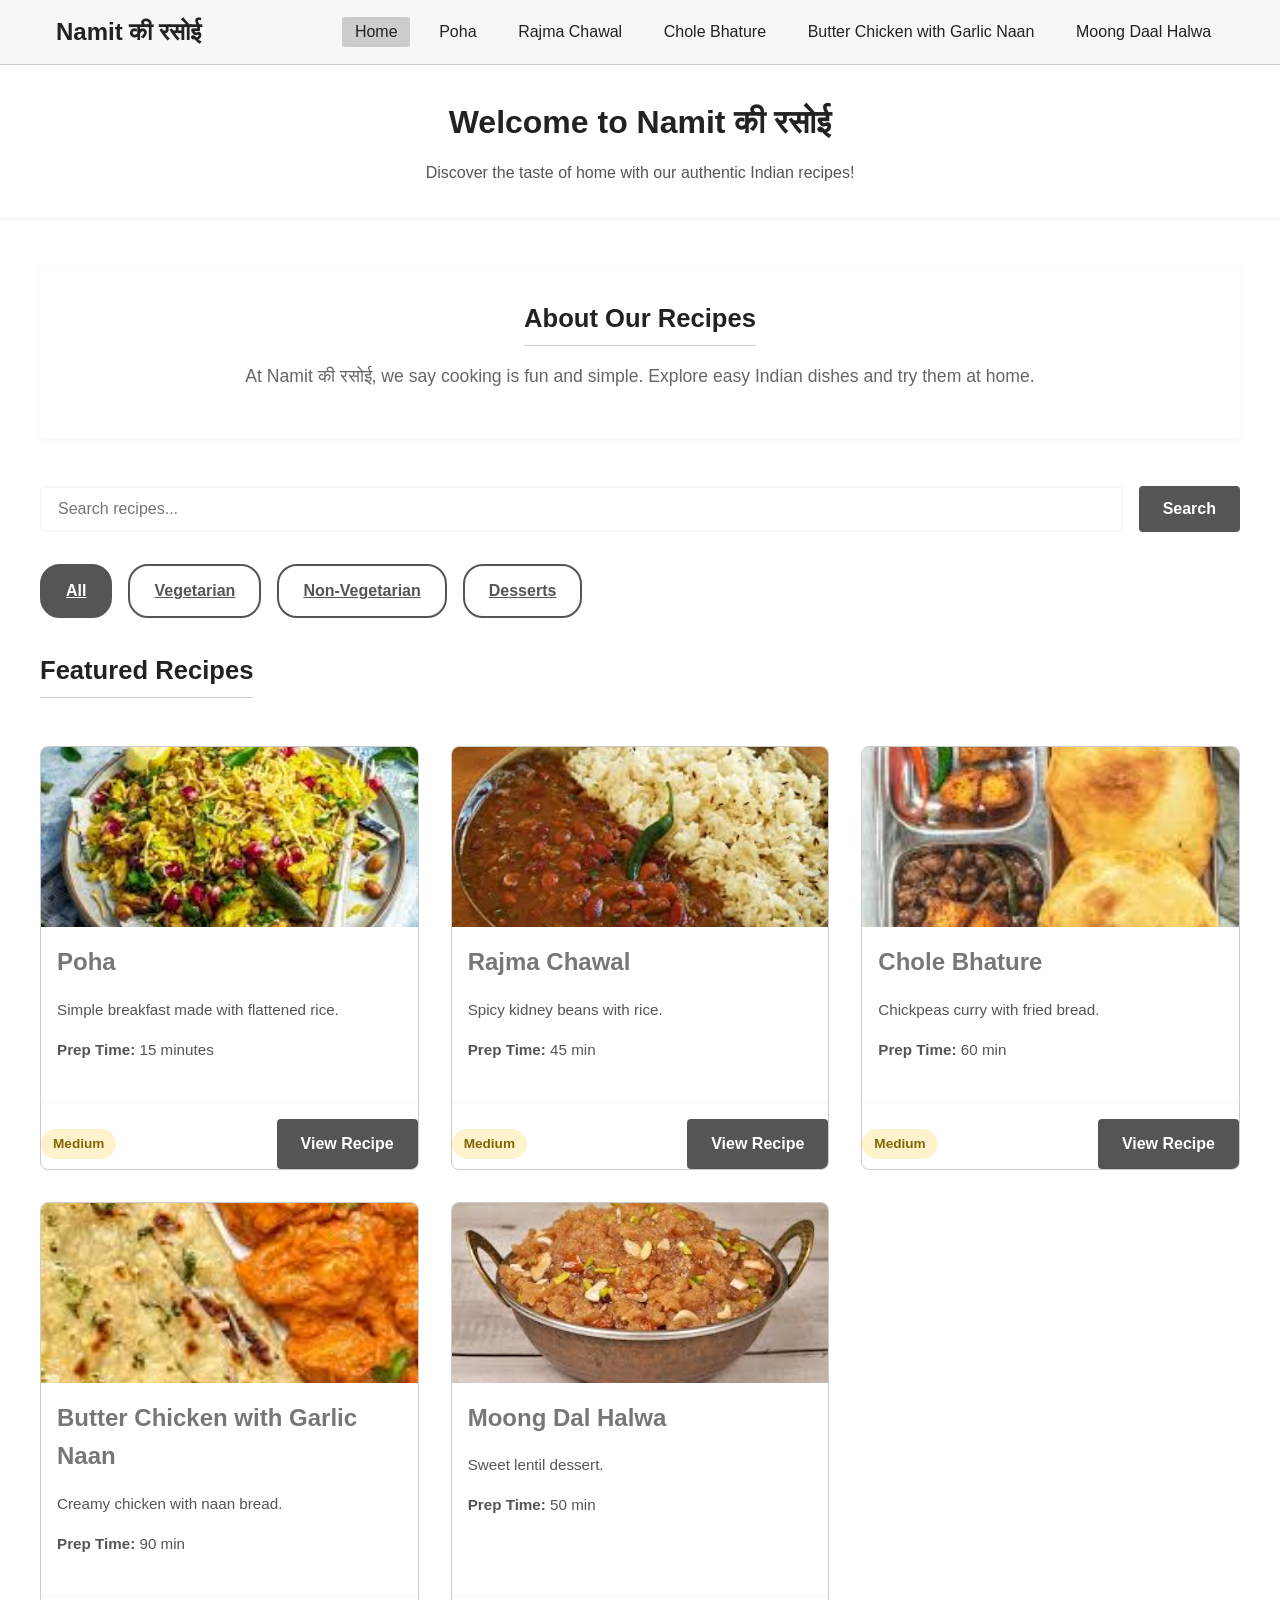
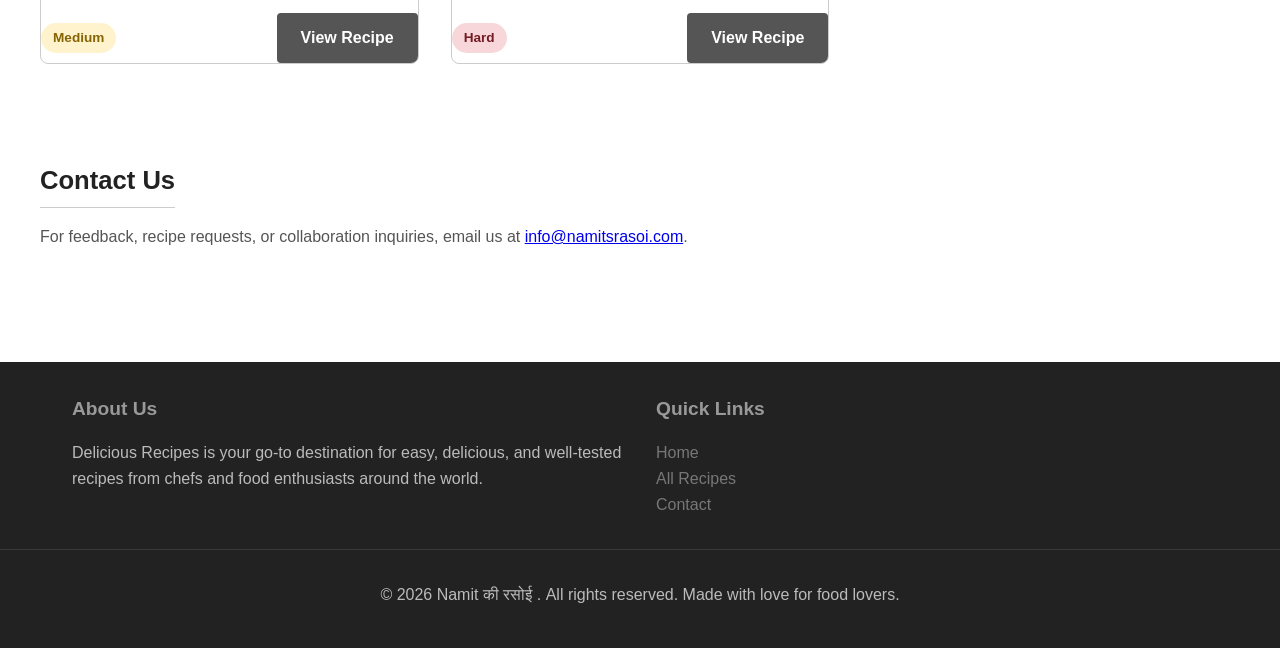
<file: index.html>
<!DOCTYPE html>
<html lang="en">
<head>
  <meta charset="UTF-8">
  <meta name="viewport" content="width=device-width, initial-scale=1.0">
  <title>Welcome to the world of deliciousness</title>
  <link rel="stylesheet" href="css/styles.css">
</head>
<body>
<header>
    <nav>
      <a href="index.html" class="logo">Namit की रसोई </a>
      <input type="checkbox" id="menu-toggle" class="menu-toggle">
      <label for="menu-toggle" class="hamburger">
        <span></span>
        <span></span>
        <span></span>
      </label>
      <ul class="nav-links">
        <li><a href="index.html" class="active">Home</a></li>
        <li><a href="recipe1.html">Poha</a></li>
        <li><a href="recipe2.html">Rajma Chawal</a></li>
        <li><a href="recipe3.html">Chole Bhature</a></li>
        <li><a href="recipe4.html">Butter Chicken with Garlic Naan</a></li>
        <li><a href="recipe5.html">Moong Daal Halwa</a></li>
      </ul>
    </nav>
  </header>

<section class="hero">
    <h1>Welcome to Namit की रसोई </h1>
    <p>Discover the taste of home with our authentic Indian recipes!</p>
  </section>


<main class="container section">
  <section class="intro-section">
    <h2>About Our Recipes</h2>
    <p>At Namit की रसोई, we say cooking is fun and simple. Explore easy Indian dishes and try them at home.</p>
  </section>

  <form class="search-container" action="#" method="get">
    <input type="search" class="search-input" placeholder="Search recipes..."></input>
    <button type="submit" class="btn">Search</button>
  </form>

  <div class="categories">
    <a href="#" class="category-btn active">All</a>
    <a href="#" class="category-btn">Vegetarian</a>
    <a href="#" class="category-btn">Non-Vegetarian</a>
    <a href="#" class="category-btn">Desserts</a>
  </div>

  <h2>Featured Recipes</h2>
  <div class="recipes-grid">
    <div class="recipe-card">
      <img src="images/poha.jpg" alt="Poha" class="recipe-card-image">
      <div class="recipe-card-content">
        <h3>Poha</h3>
        <p>Simple breakfast made with flattened rice.</p>
        <p><strong>Prep Time:</strong> 15 minutes</p>
      </div>
      <div class="recipe-card-footer">
        <span class="difficulty-badge difficulty-medium">Medium</span>
        <a href="recipe1.html" class="btn">View Recipe</a>
      </div>
    </div>

    <div class="recipe-card">
      <img src="images/rajma-chawal.jpg" alt="Rajma Chawal" class="recipe-card-image">
      <div class="recipe-card-content">
        <h3>Rajma Chawal</h3>
        <p>Spicy kidney beans with rice.</p>
        <p><strong>Prep Time:</strong> 45 min</p>
      </div>
      <div class="recipe-card-footer">
        <span class="difficulty-badge difficulty-medium">Medium</span>
        <a href="recipe2.html" class="btn">View Recipe</a>
      </div>
    </div>

    <div class="recipe-card">
      <img src="images/chole-bhature.jpg" alt="Chole Bhature" class="recipe-card-image">
      <div class="recipe-card-content">
        <h3>Chole Bhature</h3>
        <p>Chickpeas curry with fried bread.</p>
        <p><strong>Prep Time:</strong> 60 min</p>
      </div>
      <div class="recipe-card-footer">
        <span class="difficulty-badge difficulty-medium">Medium</span>
        <a href="recipe3.html" class="btn">View Recipe</a>
      </div>
    </div>

    <div class="recipe-card">
      <img src="images/butter-chicken-garlic-naan.jpg" alt="Butter Chicken" class="recipe-card-image">
      <div class="recipe-card-content">
        <h3>Butter Chicken with Garlic Naan</h3>
        <p>Creamy chicken with naan bread.</p>
        <p><strong>Prep Time:</strong> 90 min</p>
      </div>
      <div class="recipe-card-footer">
        <span class="difficulty-badge difficulty-medium">Medium</span>
        <a href="recipe4.html" class="btn">View Recipe</a>
      </div>
    </div>

    <div class="recipe-card">
      <img src="images/moong-dal-halwa.jpg" alt="Moong Dal Halwa" class="recipe-card-image">
      <div class="recipe-card-content">
        <h3>Moong Dal Halwa</h3>
        <p>Sweet lentil dessert.</p>
        <p><strong>Prep Time:</strong> 50 min</p>
      </div>
      <div class="recipe-card-footer">
        <span class="difficulty-badge difficulty-hard">Hard</span>
        <a href="recipe5.html" class="btn">View Recipe</a>
      </div>
    </div>
  </div>
</main>

  <section id="contact" class="container section">
    <h2>Contact Us</h2>
    <p>For feedback, recipe requests, or collaboration inquiries, email us at <a href="mailto:info@namitsrasoi.com">info@namitsrasoi.com</a>.</p>
  </section>

  <footer>
    <div class="container">
      <div>
        <h4>About Us</h4>
        <p>Delicious Recipes is your go-to destination for easy, delicious, and well-tested recipes from chefs and food enthusiasts around the world.</p>
      </div>
      <div>
        <h4>Quick Links</h4>
        <ul style="list-style: none;">
          <li><a href="index.html">Home</a></li>
          <li><a href="recipe1.html">All Recipes</a></li>
          <li><a href="index.html#contact">Contact</a></li>
        </ul>
      </div>

    </div>
    <div class="footer-bottom">
      <p>&copy; 2026 Namit की रसोई . All rights reserved. Made with love for food lovers.</p>
    </div>
  </footer>
</body>
</html>
</file>
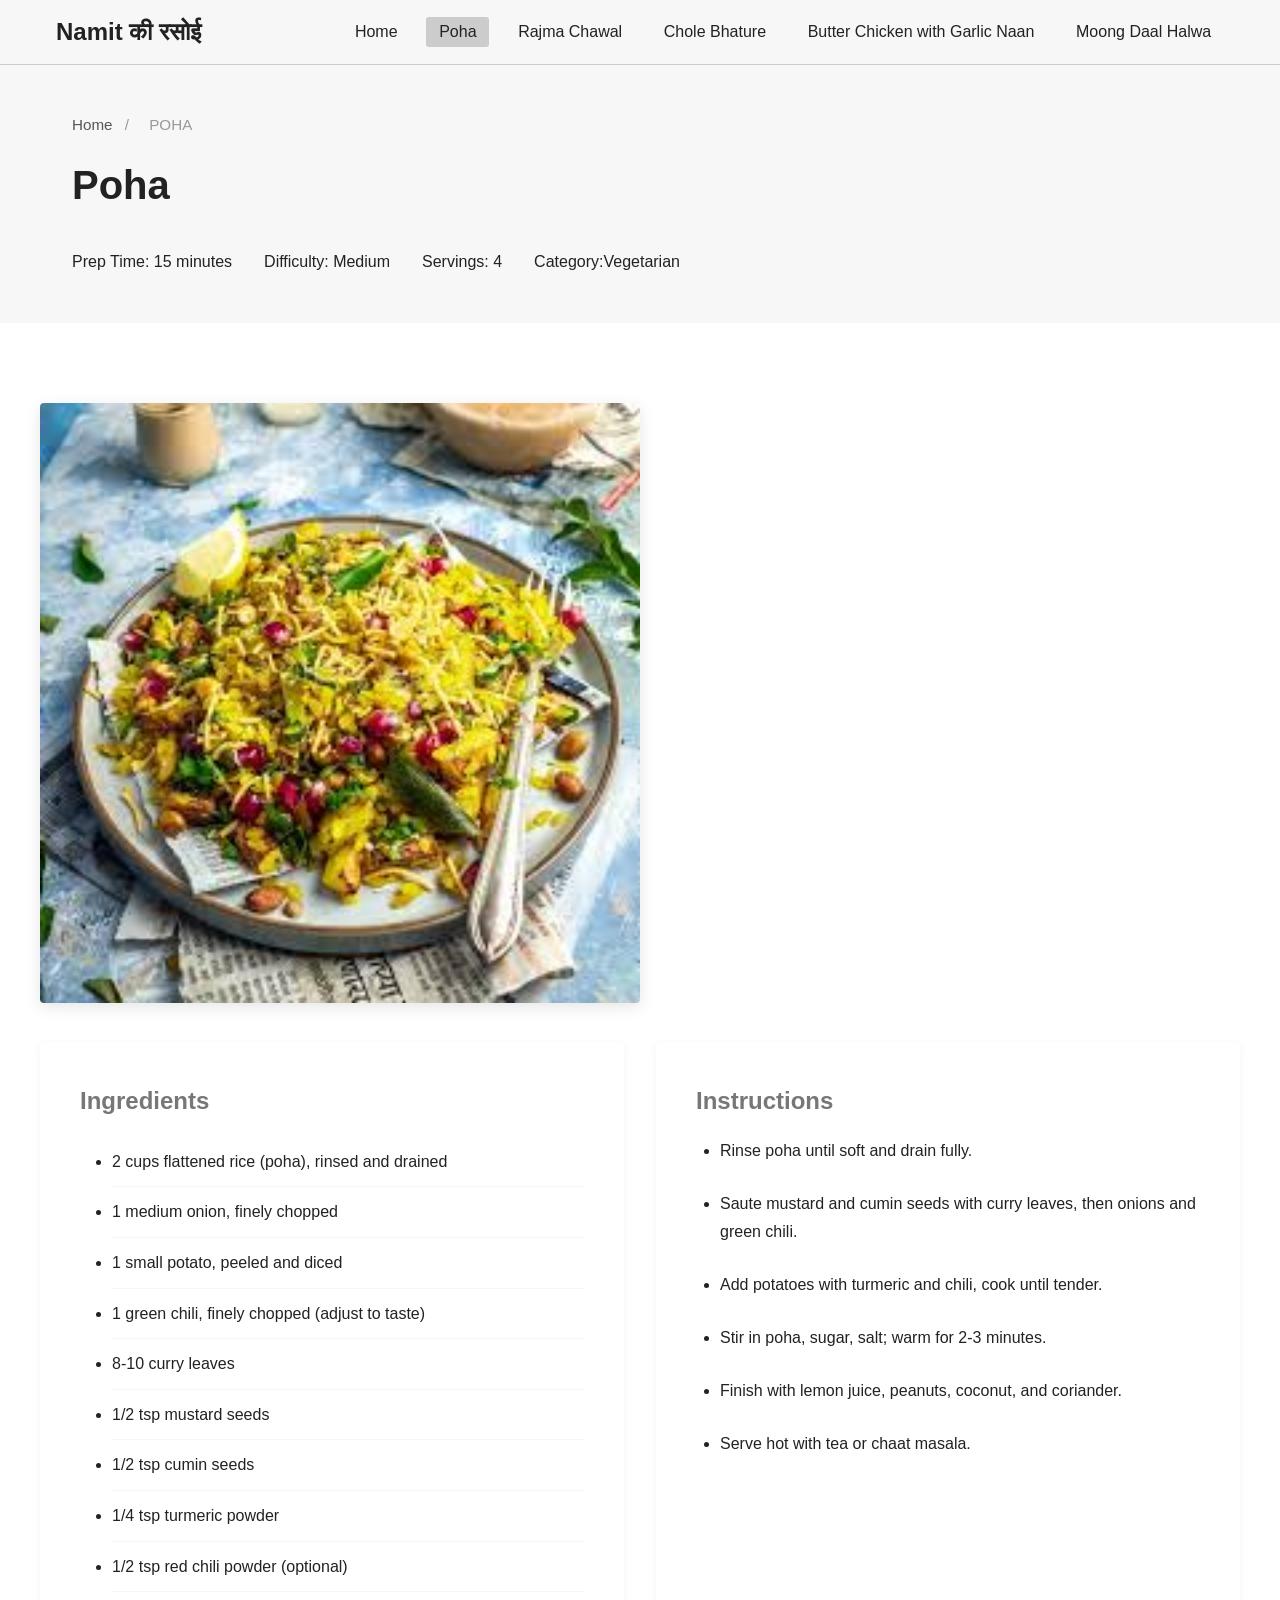
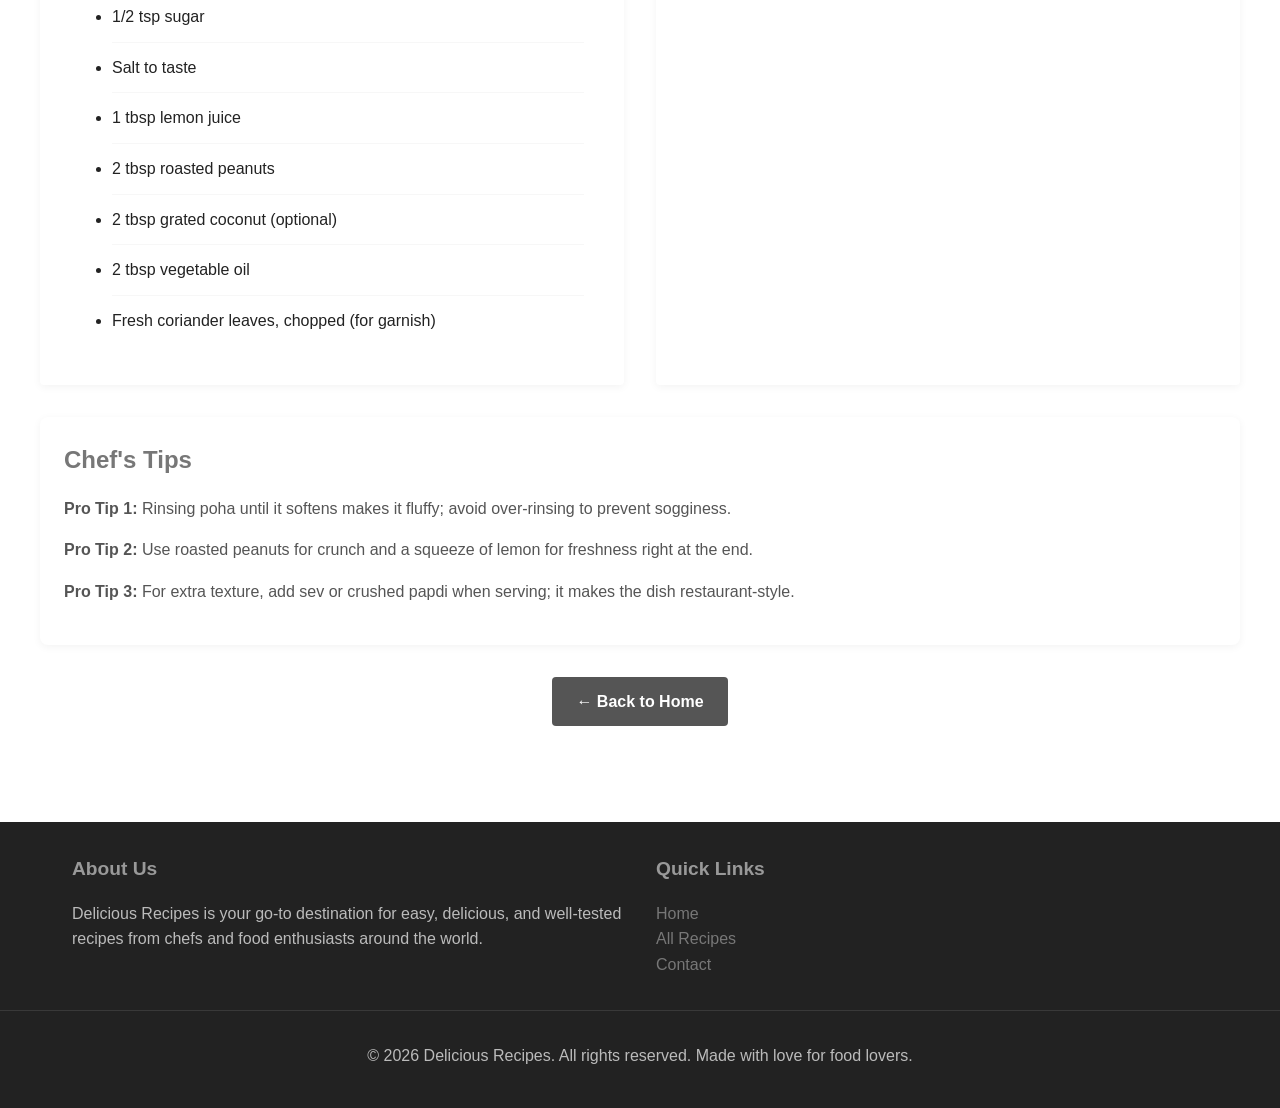
<file: recipe1.html>
<!DOCTYPE html>
<html lang="en">
<head>
  <meta charset="UTF-8">
  <meta name="viewport" content="width=device-width, initial-scale=1.0">
  <title>Poha - Delicious Recipes</title>
  <link rel="stylesheet" href="css/styles.css">
</head>
<body>
<header>
    <nav>
      <a href="index.html" class="logo">Namit की रसोई </a>
      <input type="checkbox" id="menu-toggle" class="menu-toggle">
      <label for="menu-toggle" class="hamburger">
        <span></span>
        <span></span>
        <span></span>
      </label>
      <ul class="nav-links">
        <li><a href="index.html">Home</a></li>
        <li><a href="recipe1.html" class="active">Poha</a></li>
        <li><a href="recipe2.html">Rajma Chawal</a></li>
        <li><a href="recipe3.html">Chole Bhature</a></li>
        <li><a href="recipe4.html">Butter Chicken with Garlic Naan</a></li>
        <li><a href="recipe5.html">Moong Daal Halwa</a></li>
      </ul>
    </nav>
  </header>


<section class="recipe-header">
    <div class="container">
      <div class="breadcrumb">
        <a href="index.html">Home</a> <span>/</span> <span>POHA</span>
      </div>
      <div class="recipe-title">
        <h1>Poha</h1>
      </div>
      <div class="recipe-meta">
        <div class="meta-item"> Prep Time: 15 minutes</div>
        <div class="meta-item"> Difficulty: Medium</div>
        <div class="meta-item"> Servings: 4</div>
        <div class="meta-item"> Category:Vegetarian</div>
      </div>
    </div>
  </section>

<main class="container section">
    <img src="images/poha.jpg" alt="Poha" class="recipe-image">

<div class="recipe-content">
<section class="ingredients-section">
        <h3>Ingredients</h3>
        <ul class="ingredients-list">
          <li>2 cups flattened rice (poha), rinsed and drained</li>
          <li>1 medium onion, finely chopped</li>
          <li>1 small potato, peeled and diced
          <li>1 green chili, finely chopped (adjust to taste)</li>
          <li>8-10 curry leaves
          <li>1/2 tsp mustard seeds</li>
          <li>1/2 tsp cumin seeds</li>
          <li>1/4 tsp turmeric powder</li>
          <li>1/2 tsp red chili powder (optional)</li>
          <li>1/2 tsp sugar</li>
          <li>Salt to taste</li>
          <li>1 tbsp lemon juice</li>
          <li>2 tbsp roasted peanuts
          <li>2 tbsp grated coconut (optional)
          <li>2 tbsp vegetable oil</li>
          <li>Fresh coriander leaves, chopped (for garnish)</li>
        </ul>
      </section>

<section class="instructions-section">
        <h3>Instructions</h3>
        <ul>
          <li>Rinse poha until soft and drain fully.</li>
          <li>Saute mustard and cumin seeds with curry leaves, then onions and green chili.</li>
          <li>Add potatoes with turmeric and chili, cook until tender.</li>
          <li>Stir in poha, sugar, salt; warm for 2-3 minutes.</li>
          <li>Finish with lemon juice, peanuts, coconut, and coriander.</li>
          <li>Serve hot with tea or chaat masala.</li>
        </ul>
      </section>
    </div>

<section style="background: white; padding: 1.5rem; border-radius: 8px; box-shadow: 0 2px 8px rgba(0, 0, 0, 0.05); margin-bottom: 2rem;">
      <h3>Chef's Tips</h3>
      <p><strong>Pro Tip 1:</strong> Rinsing poha until it softens makes it fluffy; avoid over-rinsing to prevent sogginess.</p>
      <p><strong>Pro Tip 2:</strong> Use roasted peanuts for crunch and a squeeze of lemon for freshness right at the end.</p>
      <p><strong>Pro Tip 3:</strong> For extra texture, add sev or crushed papdi when serving; it makes the dish restaurant-style.</p>
    </section>

    <div style="text-align: center;">
      <a href="index.html" class="btn">← Back to Home</a>
    </div>
  </main>

  <footer>
    <div class="container">
      <div>
        <h4>About Us</h4>
        <p>Delicious Recipes is your go-to destination for easy, delicious, and well-tested recipes from chefs and food enthusiasts around the world.</p>
      </div>
      <div>
        <h4>Quick Links</h4>
        <ul style="list-style: none;">
          <li><a href="index.html">Home</a></li>
          <li><a href="recipe1.html">All Recipes</a></li>
          <li><a href="index.html#contact">Contact</a></li>
        </ul>
      </div>

    </div>
    <div class="footer-bottom">
      <p>&copy; 2026 Delicious Recipes. All rights reserved. Made with love for food lovers.</p>
    </div>
  </footer>

</body>
</html>
</file>
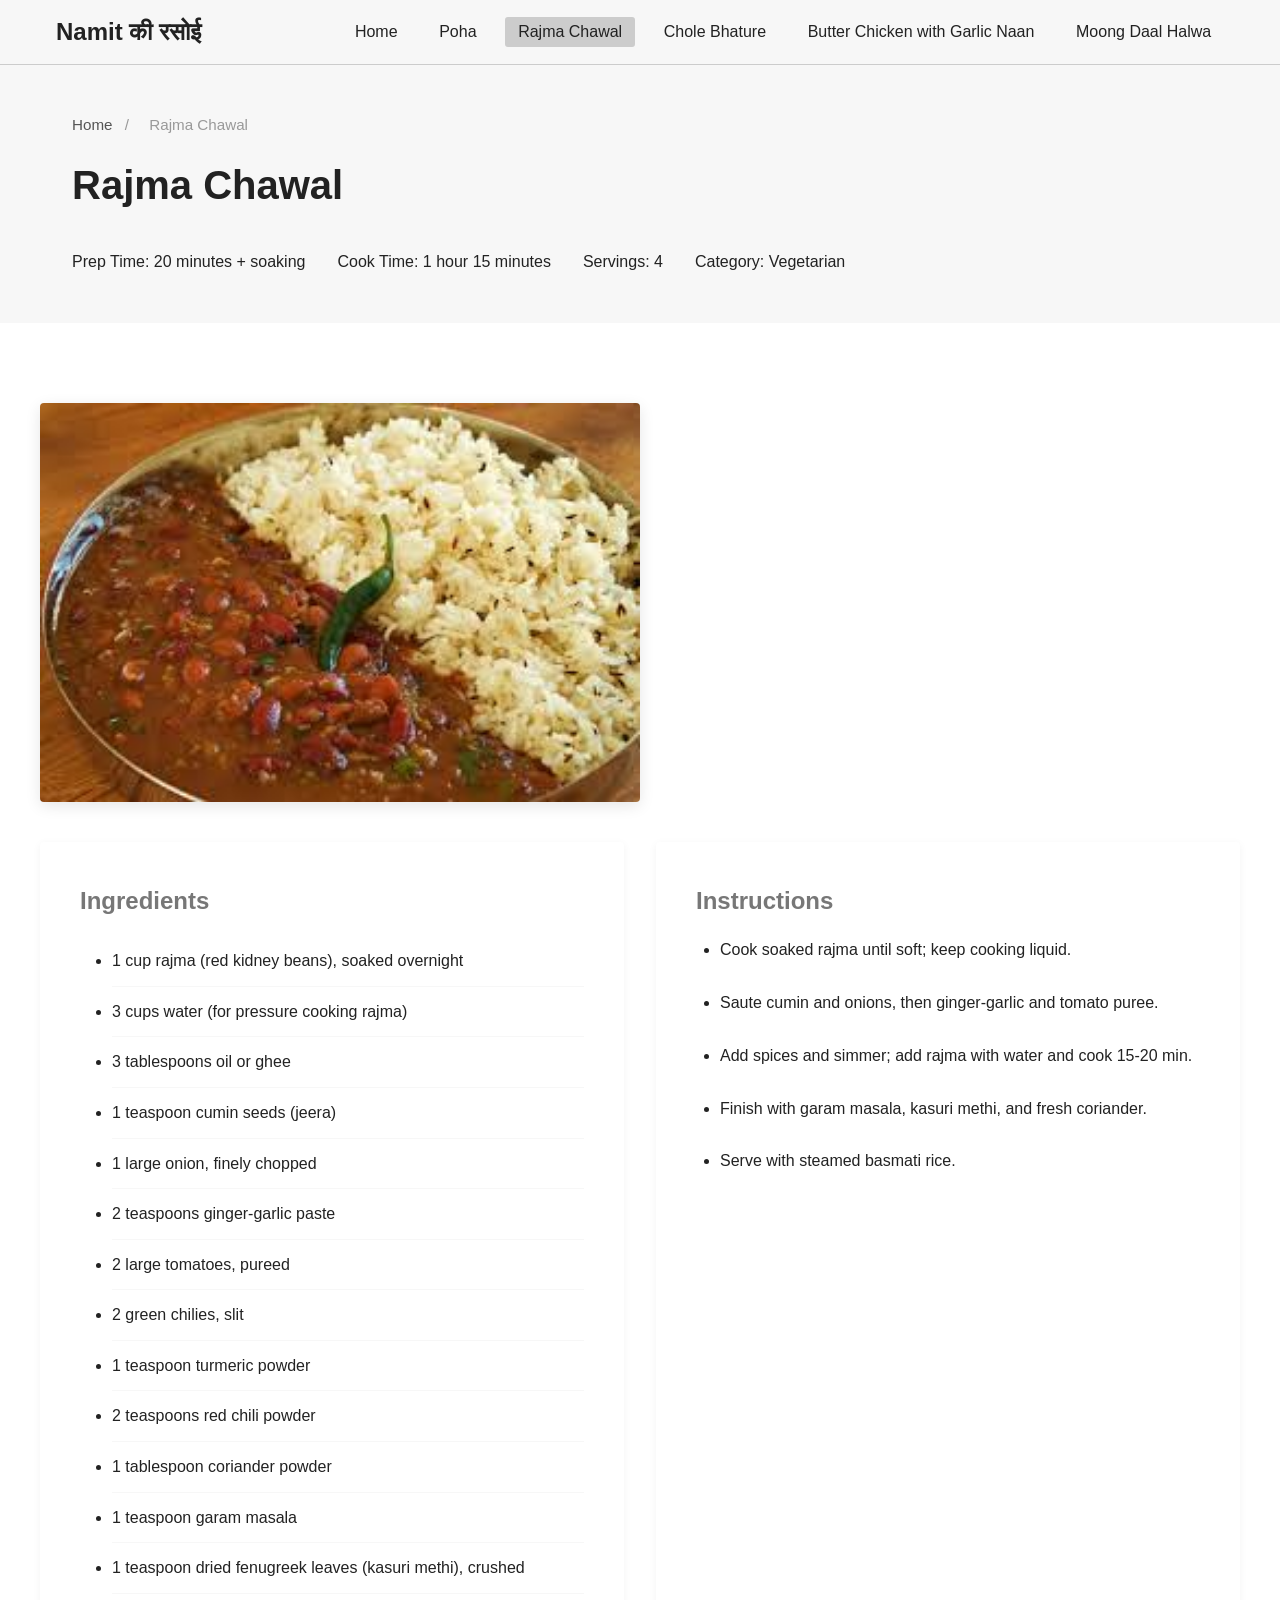
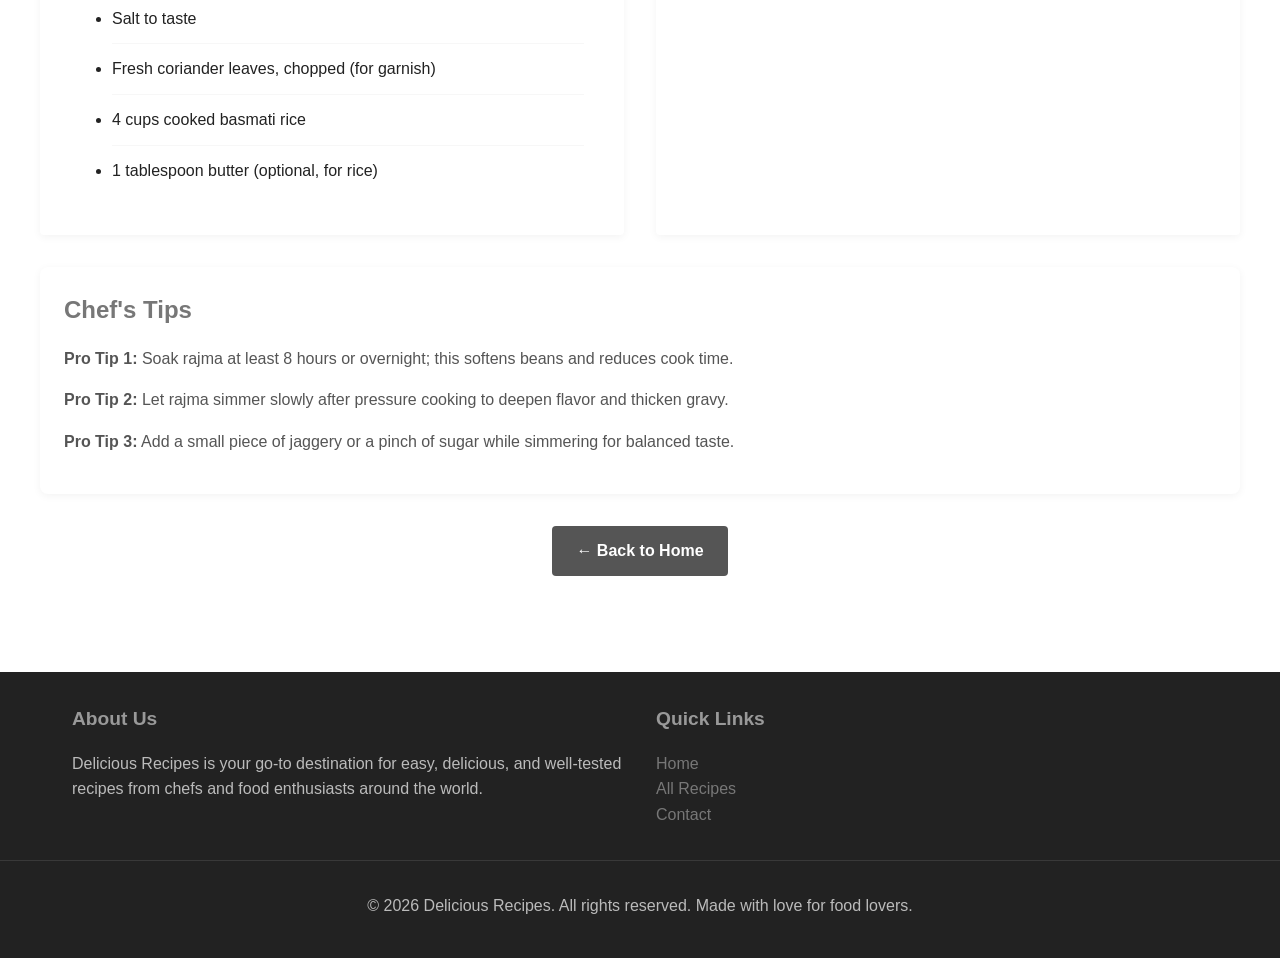
<file: recipe2.html>
<!DOCTYPE html>
<html lang="en">
<head>
  <meta charset="UTF-8">
  <meta name="viewport" content="width=device-width, initial-scale=1.0">
  <title>Rajma Chawal - Delicious Recipes</title>
  <link rel="stylesheet" href="css/styles.css">
</head>
<body>
<header>
    <nav>
      <a href="index.html" class="logo">Namit की रसोई </a>
      <input type="checkbox" id="menu-toggle" class="menu-toggle">
      <label for="menu-toggle" class="hamburger">
        <span></span>
        <span></span>
        <span></span>
      </label>
      <ul class="nav-links">
        <li><a href="index.html">Home</a></li>
        <li><a href="recipe1.html">Poha</a></li>
        <li><a href="recipe2.html" class="active">Rajma Chawal</a></li>
        <li><a href="recipe3.html">Chole Bhature</a></li>
        <li><a href="recipe4.html">Butter Chicken with Garlic Naan</a></li>
        <li><a href="recipe5.html">Moong Daal Halwa</a></li>
      </ul>
    </nav>
  </header>


<section class="recipe-header">
    <div class="container">
      <div class="breadcrumb">
        <a href="index.html">Home</a> <span>/</span> <span>Rajma Chawal</span>
      </div>
      <div class="recipe-title">
        <h1>Rajma Chawal</h1>
      </div>
      <div class="recipe-meta">
        <div class="meta-item"> Prep Time: 20 minutes + soaking</div>
        <div class="meta-item"> Cook Time: 1 hour 15 minutes</div>
        <div class="meta-item"> Servings: 4</div>
        <div class="meta-item"> Category: Vegetarian</div>
      </div>
    </div>
  </section>

<main class="container section">
    <img src="images/rajma-chawal.jpg" alt="Rajma Chawal" class="recipe-image">

<div class="recipe-content">
<section class="ingredients-section">
        <h3>Ingredients</h3>
        <ul class="ingredients-list">
          <li>1 cup rajma (red kidney beans), soaked overnight</li>
          <li>3 cups water (for pressure cooking rajma)</li>
          <li>3 tablespoons oil or ghee</li>
          <li>1 teaspoon cumin seeds (jeera)</li>
          <li>1 large onion, finely chopped</li>
          <li>2 teaspoons ginger-garlic paste</li>
          <li>2 large tomatoes, pureed</li>
          <li>2 green chilies, slit</li>
          <li>1 teaspoon turmeric powder</li>
          <li>2 teaspoons red chili powder</li>
          <li>1 tablespoon coriander powder</li>
          <li>1 teaspoon garam masala</li>
          <li>1 teaspoon dried fenugreek leaves (kasuri methi), crushed</li>
          <li>Salt to taste</li>
          <li>Fresh coriander leaves, chopped (for garnish)</li>
          <li>4 cups cooked basmati rice</li>
          <li>1 tablespoon butter (optional, for rice)</li>
        </ul>
      </section>

<section class="instructions-section">
        <h3>Instructions</h3>
        <ul>
          <li>Cook soaked rajma until soft; keep cooking liquid.</li>
          <li>Saute cumin and onions, then ginger-garlic and tomato puree.</li>
          <li>Add spices and simmer; add rajma with water and cook 15-20 min.</li>
          <li>Finish with garam masala, kasuri methi, and fresh coriander.</li>
          <li>Serve with steamed basmati rice.</li>
        </ul>
      </section>
    </div>

<section style="background: white; padding: 1.5rem; border-radius: 8px; box-shadow: 0 2px 8px rgba(0, 0, 0, 0.05); margin-bottom: 2rem;">
      <h3>Chef's Tips</h3>
      <p><strong>Pro Tip 1:</strong> Soak rajma at least 8 hours or overnight; this softens beans and reduces cook time.</p>
      <p><strong>Pro Tip 2:</strong> Let rajma simmer slowly after pressure cooking to deepen flavor and thicken gravy.</p>
      <p><strong>Pro Tip 3:</strong> Add a small piece of jaggery or a pinch of sugar while simmering for balanced taste.</p>
    </section>

    <div style="text-align: center;">
      <a href="index.html" class="btn">← Back to Home</a>
    </div>
  </main>

  <footer>
    <div class="container">
      <div>
        <h4>About Us</h4>
        <p>Delicious Recipes is your go-to destination for easy, delicious, and well-tested recipes from chefs and food enthusiasts around the world.</p>
      </div>
      <div>
        <h4>Quick Links</h4>
        <ul style="list-style: none;">
          <li><a href="index.html">Home</a></li>
          <li><a href="recipe1.html">All Recipes</a></li>
          <li><a href="index.html#contact">Contact</a></li>
        </ul>
      </div>

    </div>
    <div class="footer-bottom">
      <p>&copy; 2026 Delicious Recipes. All rights reserved. Made with love for food lovers.</p>
    </div>
  </footer>

</body>
</html>
</file>
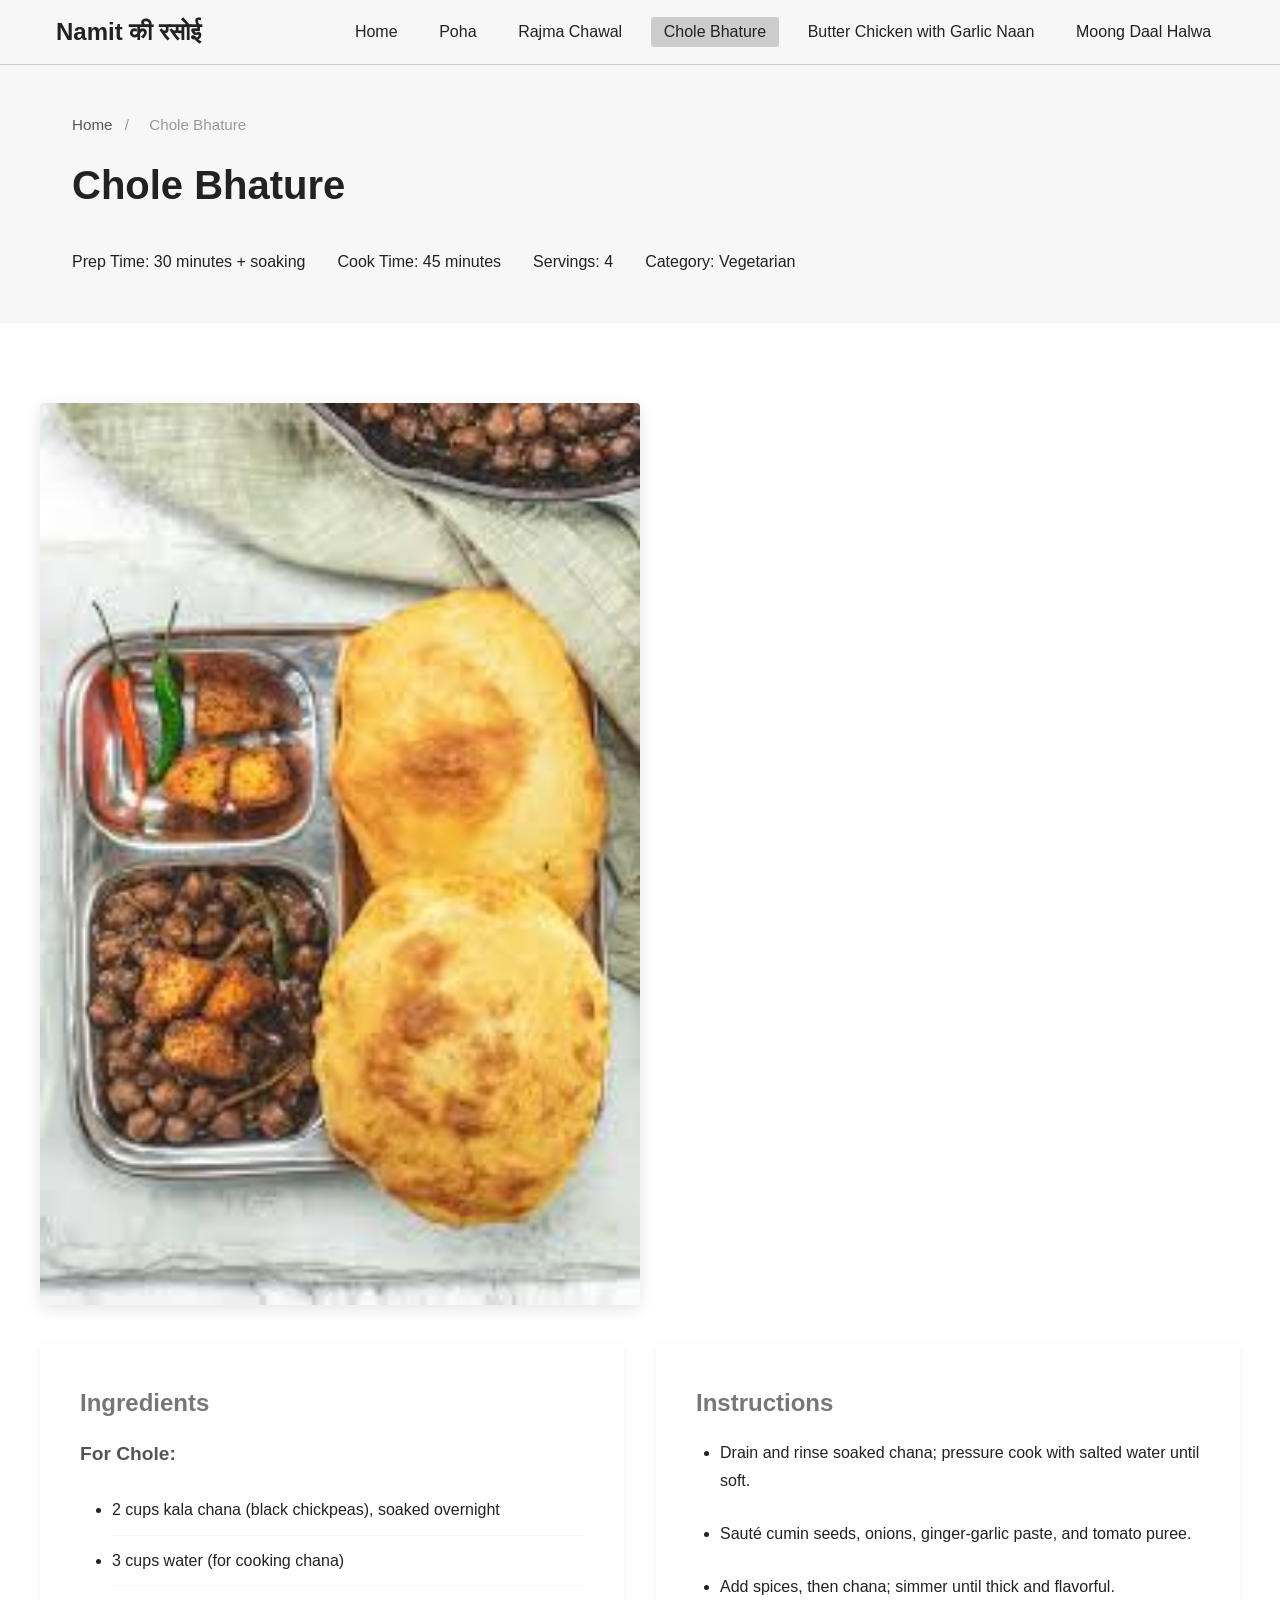
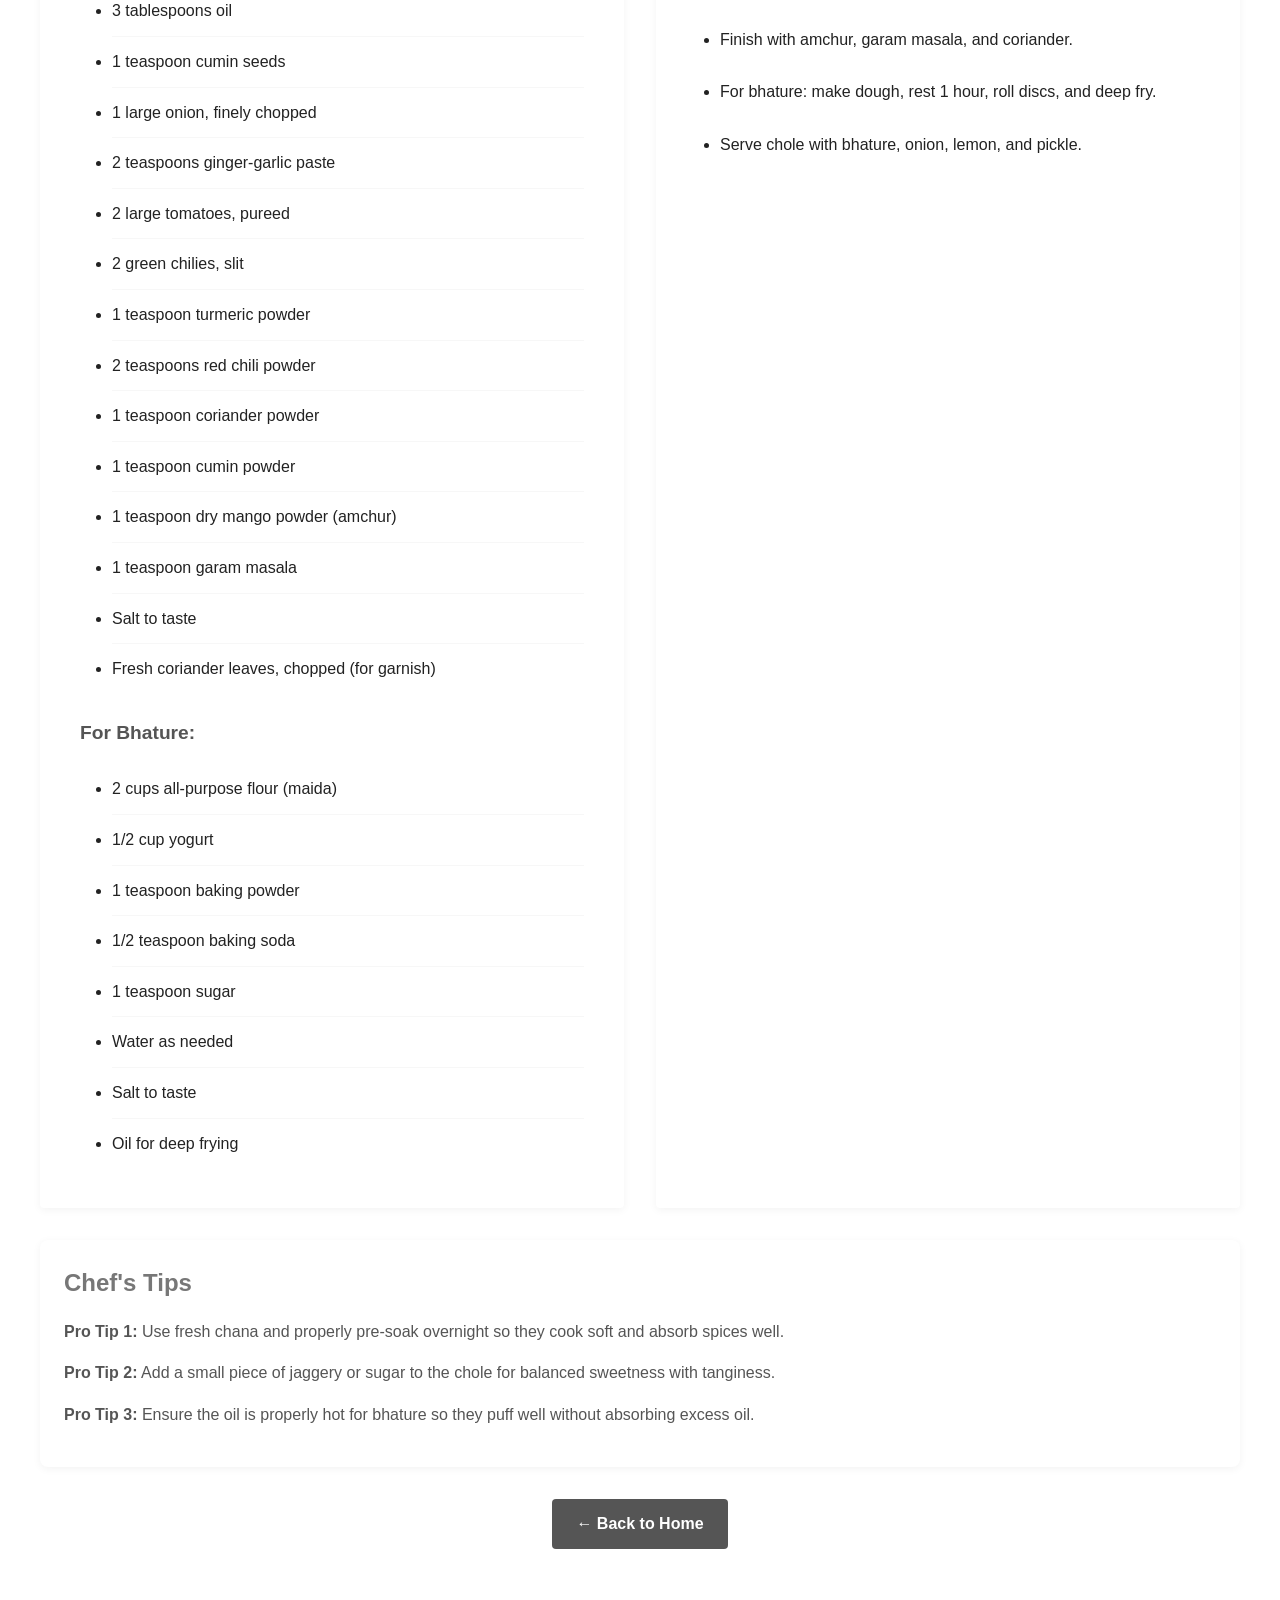
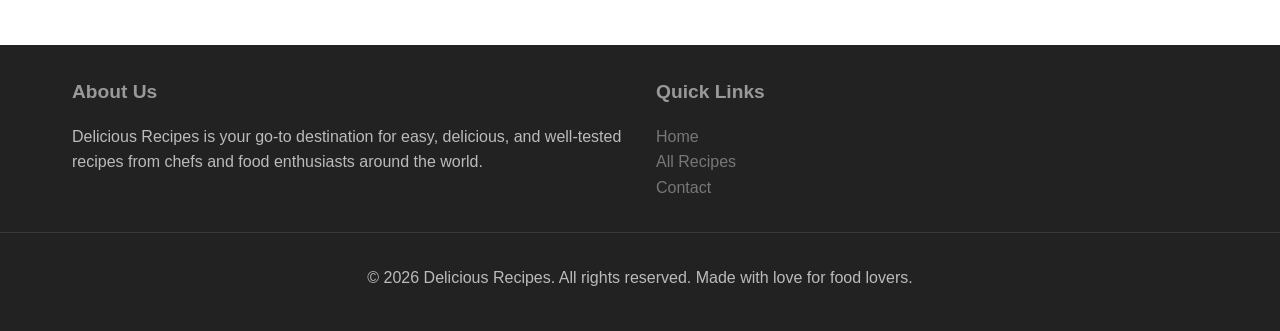
<file: recipe3.html>
<!DOCTYPE html>
<html lang="en">
<head>
  <meta charset="UTF-8">
  <meta name="viewport" content="width=device-width, initial-scale=1.0">
  <title>Chole Bhature - Delicious Recipes</title>
  <link rel="stylesheet" href="css/styles.css">
</head>
<body>
<header>
    <nav>
      <a href="index.html" class="logo">Namit की रसोई </a>
      <input type="checkbox" id="menu-toggle" class="menu-toggle">
      <label for="menu-toggle" class="hamburger">
        <span></span>
        <span></span>
        <span></span>
      </label>
      <ul class="nav-links">
        <li><a href="index.html">Home</a></li>
        <li><a href="recipe1.html">Poha</a></li>
        <li><a href="recipe2.html">Rajma Chawal</a></li>
        <li><a href="recipe3.html" class="active">Chole Bhature</a></li>
        <li><a href="recipe4.html">Butter Chicken with Garlic Naan</a></li>
        <li><a href="recipe5.html">Moong Daal Halwa</a></li>
      </ul>
    </nav>
  </header>

<section class="recipe-header">
    <div class="container">
      <div class="breadcrumb">
        <a href="index.html">Home</a> <span>/</span> <span>Chole Bhature</span>
      </div>
      <div class="recipe-title">
        <h1>Chole Bhature</h1>
      </div>
      <div class="recipe-meta">
        <div class="meta-item"> Prep Time: 30 minutes + soaking</div>
        <div class="meta-item"> Cook Time: 45 minutes</div>
        <div class="meta-item"> Servings: 4</div>
        <div class="meta-item"> Category: Vegetarian</div>
      </div>
    </div>
  </section>

<main class="container section">
    <img src="images/chole-bhature.jpg" alt="Chole Bhature" class="recipe-image">

<div class="recipe-content">
<section class="ingredients-section">
        <h3>Ingredients</h3>
        <h4 style="margin-top: 1rem; color: var(--primary-color);">For Chole:</h4>
        <ul class="ingredients-list">
          <li>2 cups kala chana (black chickpeas), soaked overnight</li>
          <li>3 cups water (for cooking chana)</li>
          <li>3 tablespoons oil</li>
          <li>1 teaspoon cumin seeds</li>
          <li>1 large onion, finely chopped</li>
          <li>2 teaspoons ginger-garlic paste</li>
          <li>2 large tomatoes, pureed</li>
          <li>2 green chilies, slit</li>
          <li>1 teaspoon turmeric powder</li>
          <li>2 teaspoons red chili powder</li>
          <li>1 teaspoon coriander powder</li>
          <li>1 teaspoon cumin powder
</li>
          <li>1 teaspoon dry mango powder (amchur)
</li>
          <li>1 teaspoon garam masala
</li>
          <li>Salt to taste
</li>
          <li>Fresh coriander leaves, chopped (for garnish)
</li>
        </ul>
        <h4 style="margin-top: 1.5rem; color: var(--primary-color);">For Bhature:</h4>
        <ul class="ingredients-list">
          <li>2 cups all-purpose flour (maida)</li>
          <li>1/2 cup yogurt
</li>
          <li>1 teaspoon baking powder
</li>
          <li>1/2 teaspoon baking soda
</li>
          <li>1 teaspoon sugar
</li>
          <li>Water as needed
</li>
          <li>Salt to taste
</li>
          <li>Oil for deep frying
</li>
        </ul>
      </section>

<section class="instructions-section">
        <h3>Instructions</h3>
        <ul>
          <li>Drain and rinse soaked chana; pressure cook with salted water until soft.</li>
          <li>Sauté cumin seeds, onions, ginger-garlic paste, and tomato puree.</li>
          <li>Add spices, then chana; simmer until thick and flavorful.</li>
          <li>Finish with amchur, garam masala, and coriander.</li>
          <li>For bhature: make dough, rest 1 hour, roll discs, and deep fry.</li>
          <li>Serve chole with bhature, onion, lemon, and pickle.</li>
        </ul>
      </section>
    </div>

<section style="background: white; padding: 1.5rem; border-radius: 8px; box-shadow: 0 2px 8px rgba(0, 0, 0, 0.05); margin-bottom: 2rem;">
      <h3>Chef's Tips</h3>
      <p><strong>Pro Tip 1:</strong> Use fresh chana and properly pre-soak overnight so they cook soft and absorb spices well.</p>
      <p><strong>Pro Tip 2:</strong> Add a small piece of jaggery or sugar to the chole for balanced sweetness with tanginess.</p>
      <p><strong>Pro Tip 3:</strong> Ensure the oil is properly hot for bhature so they puff well without absorbing excess oil.</p>
    </section>

    <div style="text-align: center;">
      <a href="index.html" class="btn">← Back to Home</a>
    </div>
  </main>

  <footer>
    <div class="container">
      <div>
        <h4>About Us</h4>
        <p>Delicious Recipes is your go-to destination for easy, delicious, and well-tested recipes from chefs and food enthusiasts around the world.</p>
      </div>
      <div>
        <h4>Quick Links</h4>
        <ul style="list-style: none;">
          <li><a href="index.html">Home</a></li>
          <li><a href="recipe1.html">All Recipes</a></li>
          <li><a href="index.html#contact">Contact</a></li>
        </ul>
      </div>

    </div>
    <div class="footer-bottom">
      <p>&copy; 2026 Delicious Recipes. All rights reserved. Made with love for food lovers.</p>
    </div>
  </footer>

</body>
</html>
</file>
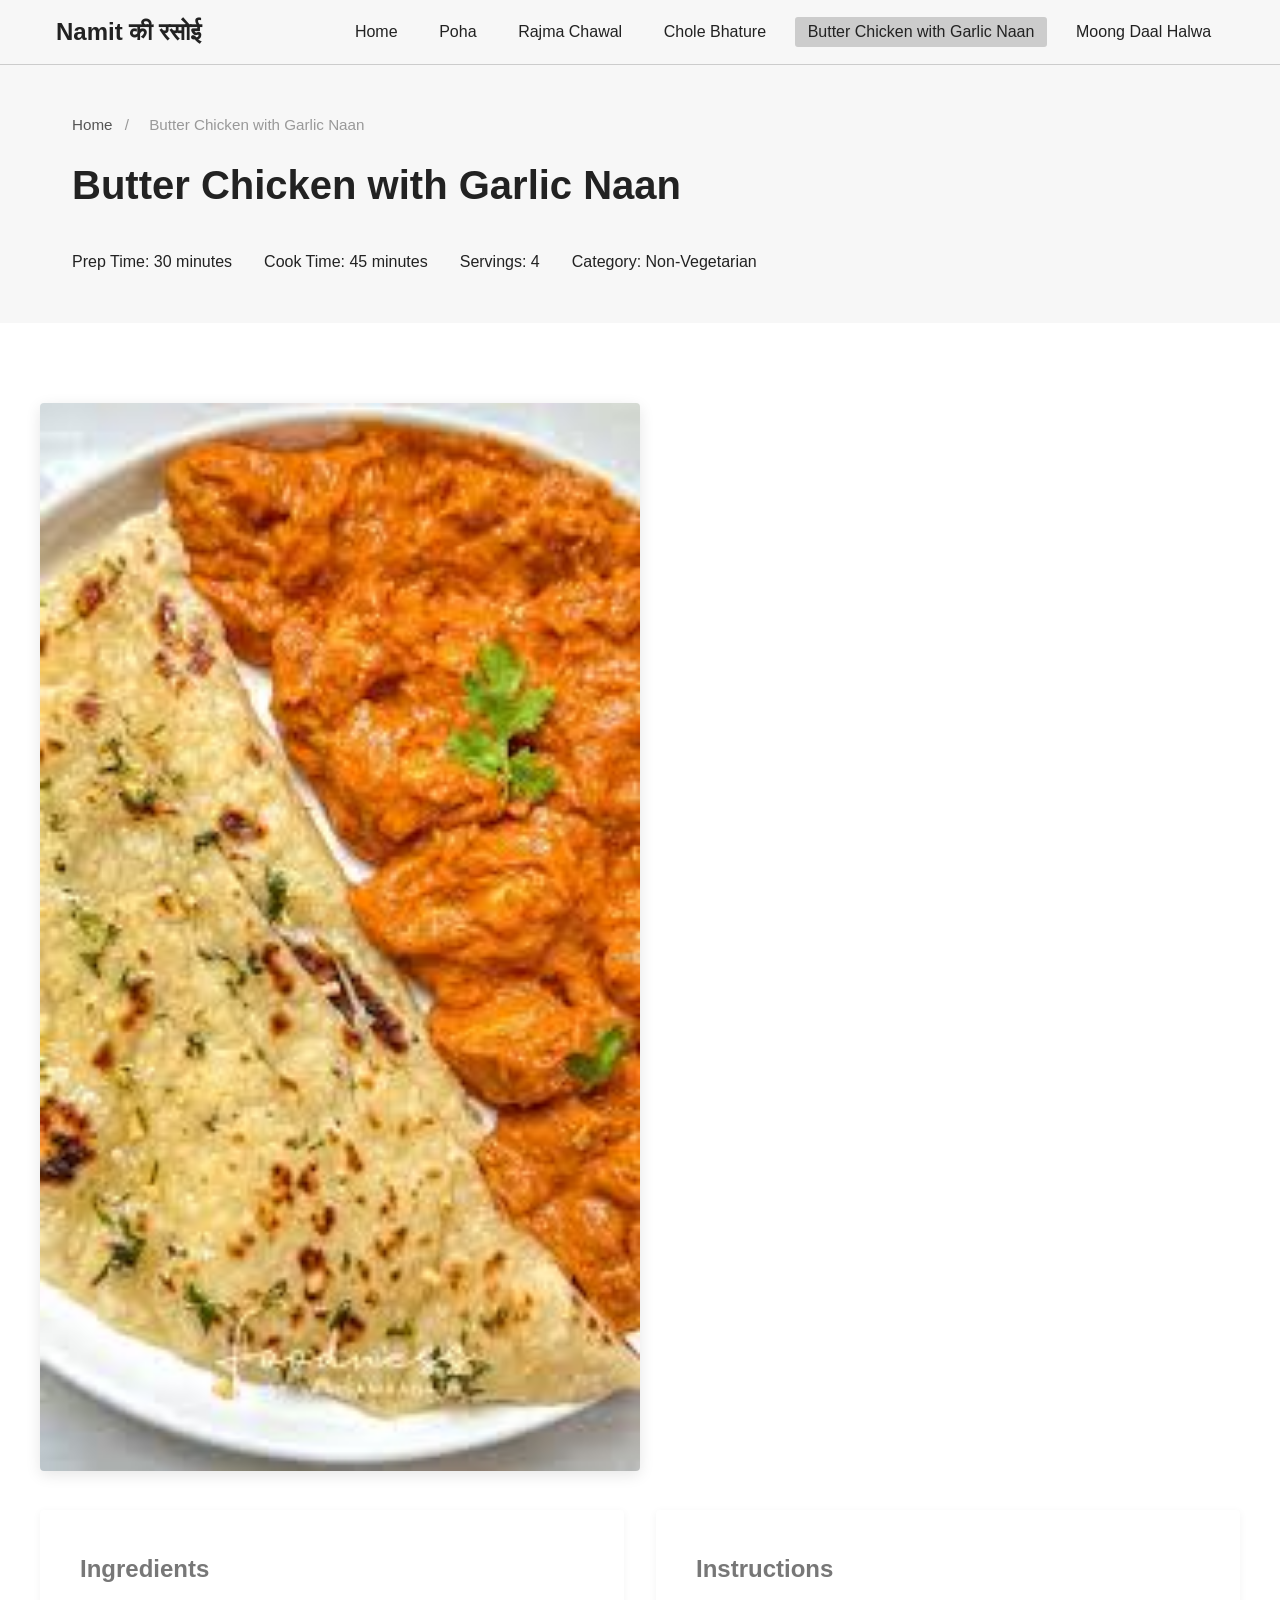
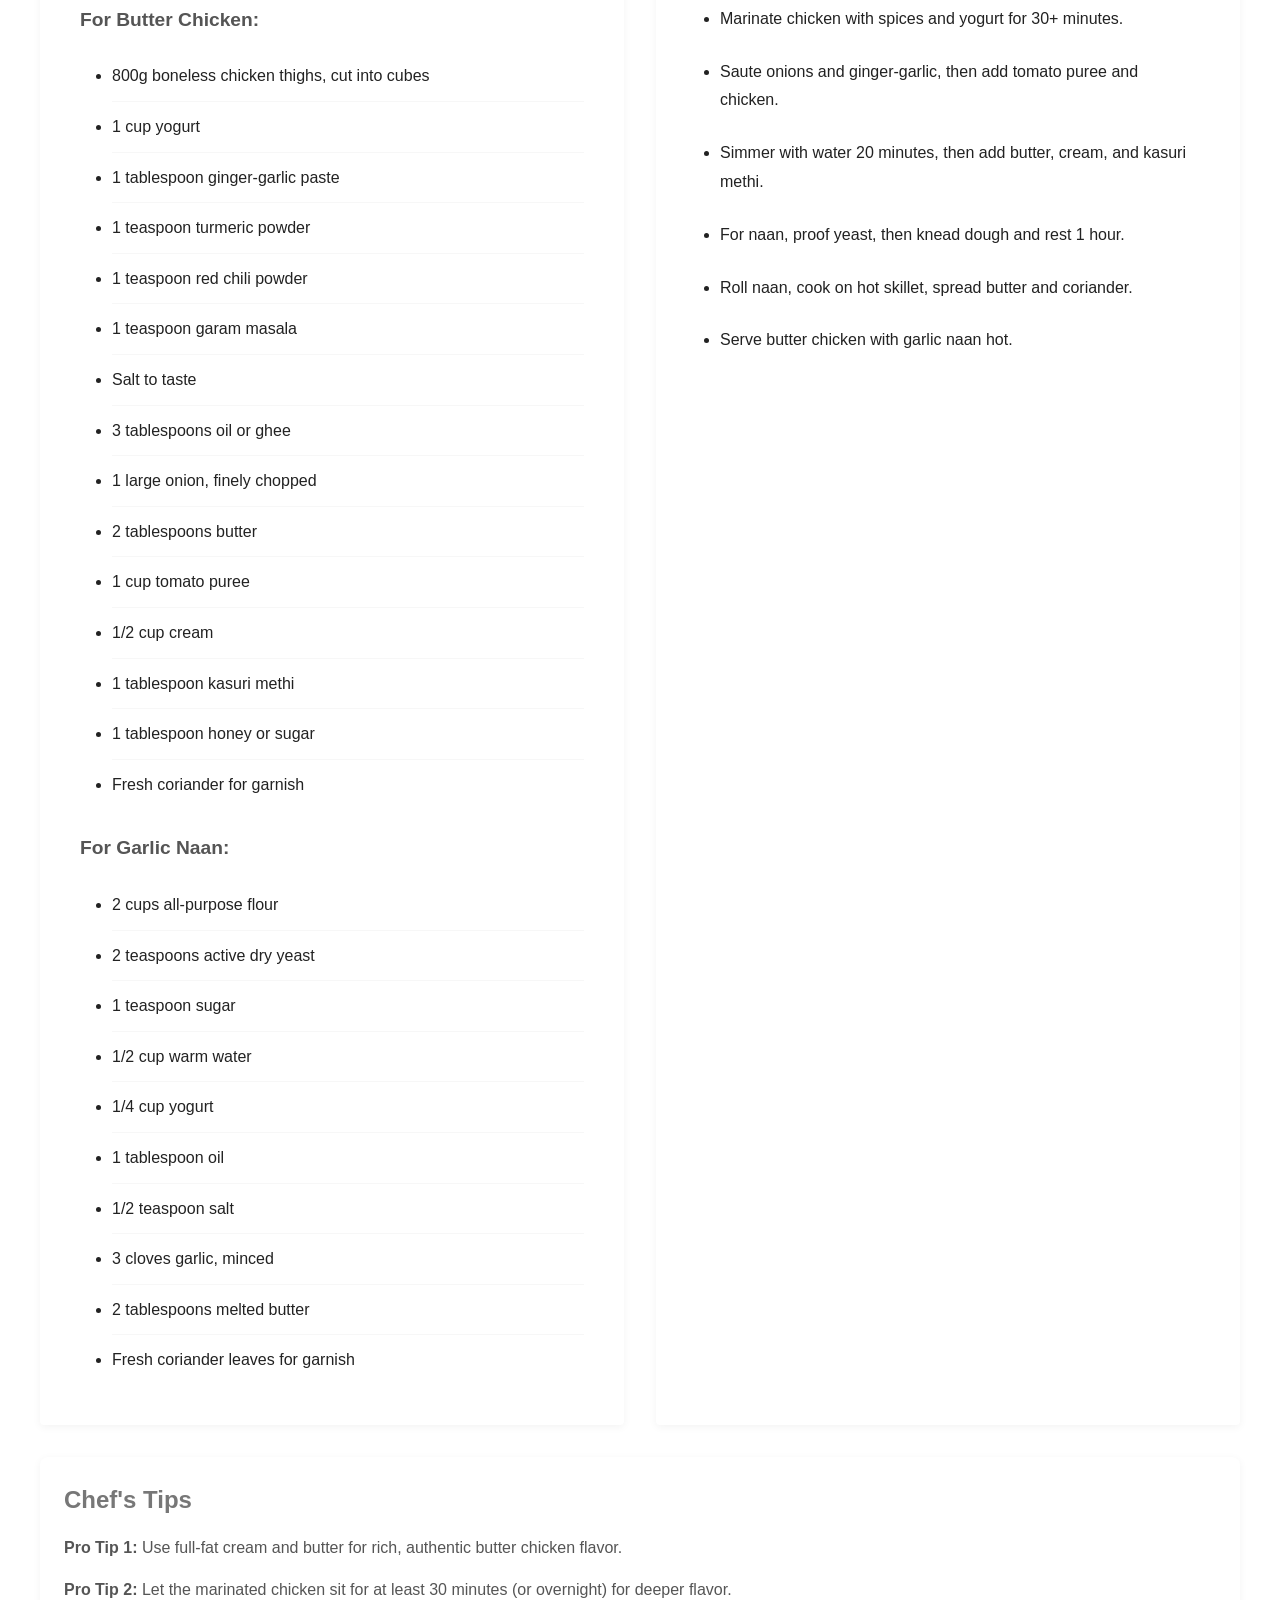
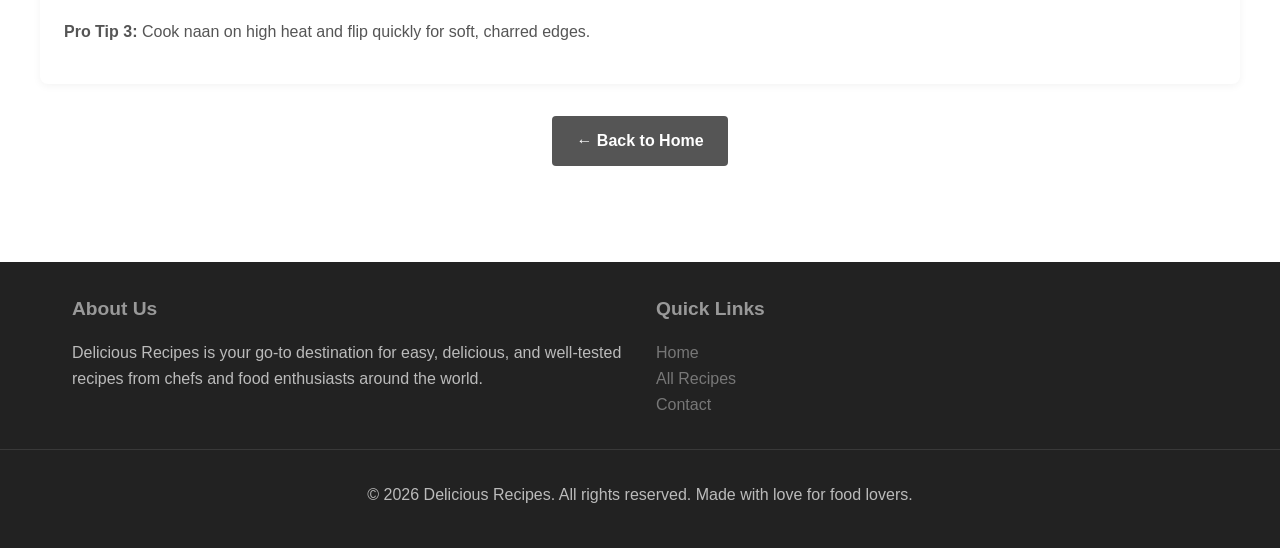
<file: recipe4.html>
<!DOCTYPE html>
<html lang="en">
<head>
  <meta charset="UTF-8">
  <meta name="viewport" content="width=device-width, initial-scale=1.0">
  <title>Butter Chicken with Garlic Naan - Delicious Recipes</title>
  <link rel="stylesheet" href="css/styles.css">
</head>
<body>
<header>
    <nav>
      <a href="index.html" class="logo">Namit की रसोई </a>
      <input type="checkbox" id="menu-toggle" class="menu-toggle">
      <label for="menu-toggle" class="hamburger">
        <span></span>
        <span></span>
        <span></span>
      </label>
      <ul class="nav-links">
        <li><a href="index.html">Home</a></li>
        <li><a href="recipe1.html">Poha</a></li>
        <li><a href="recipe2.html">Rajma Chawal</a></li>
        <li><a href="recipe3.html">Chole Bhature</a></li>
        <li><a href="recipe4.html" class="active">Butter Chicken with Garlic Naan</a></li>
        <li><a href="recipe5.html">Moong Daal Halwa</a></li>
      </ul>
    </nav>
  </header>


<section class="recipe-header">
    <div class="container">
      <div class="breadcrumb">
        <a href="index.html">Home</a> <span>/</span> <span>Butter Chicken with Garlic Naan</span>
      </div>
      <div class="recipe-title">
        <h1>Butter Chicken with Garlic Naan</h1>
      </div>
      <div class="recipe-meta">
        <div class="meta-item"> Prep Time: 30 minutes</div>
        <div class="meta-item"> Cook Time: 45 minutes</div>
        <div class="meta-item"> Servings: 4</div>
        <div class="meta-item"> Category: Non-Vegetarian</div>
      </div>
    </div>
  </section>

<main class="container section">
    <img src="images/butter-chicken-garlic-naan.jpg" alt="Butter Chicken with Garlic Naan" class="recipe-image">

<div class="recipe-content">
<section class="ingredients-section">
        <h3>Ingredients</h3>
        <h4 style="margin-top: 1rem; color: var(--primary-color);">For Butter Chicken:</h4>
        <ul class="ingredients-list">
          <li>800g boneless chicken thighs, cut into cubes</li>
          <li>1 cup yogurt
</li>
          <li>1 tablespoon ginger-garlic paste
</li>
          <li>1 teaspoon turmeric powder
</li>
          <li>1 teaspoon red chili powder
</li>
          <li>1 teaspoon garam masala
</li>
          <li>Salt to taste
</li>
          <li>3 tablespoons oil or ghee
</li>
          <li>1 large onion, finely chopped
</li>
          <li>2 tablespoons butter
</li>
          <li>1 cup tomato puree
</li>
          <li>1/2 cup cream
</li>
          <li>1 tablespoon kasuri methi
</li>
          <li>1 tablespoon honey or sugar
</li>
          <li>Fresh coriander for garnish
</li>
        </ul>
        <h4 style="margin-top: 1.5rem; color: var(--primary-color);">For Garlic Naan:</h4>
        <ul class="ingredients-list">
          <li>2 cups all-purpose flour
</li>
          <li>2 teaspoons active dry yeast
</li>
          <li>1 teaspoon sugar
</li>
          <li>1/2 cup warm water
</li>
          <li>1/4 cup yogurt
</li>
          <li>1 tablespoon oil
</li>
          <li>1/2 teaspoon salt
</li>
          <li>3 cloves garlic, minced
</li>
          <li>2 tablespoons melted butter
</li>
          <li>Fresh coriander leaves for garnish
</li>
        </ul>
      </section>

<section class="instructions-section">
        <h3>Instructions</h3>
        <ul>
          <li>Marinate chicken with spices and yogurt for 30+ minutes.</li>
          <li>Saute onions and ginger-garlic, then add tomato puree and chicken.</li>
          <li>Simmer with water 20 minutes, then add butter, cream, and kasuri methi.</li>
          <li>For naan, proof yeast, then knead dough and rest 1 hour.</li>
          <li>Roll naan, cook on hot skillet, spread butter and coriander.</li>
          <li>Serve butter chicken with garlic naan hot.</li>
        </ul>
      </section>
    </div>

<section style="background: white; padding: 1.5rem; border-radius: 8px; box-shadow: 0 2px 8px rgba(0, 0, 0, 0.05); margin-bottom: 2rem;">
      <h3>Chef's Tips</h3>
      <p><strong>Pro Tip 1:</strong> Use full-fat cream and butter for rich, authentic butter chicken flavor.</p>
      <p><strong>Pro Tip 2:</strong> Let the marinated chicken sit for at least 30 minutes (or overnight) for deeper flavor.</p>
      <p><strong>Pro Tip 3:</strong> Cook naan on high heat and flip quickly for soft, charred edges.</p>
    </section>

    <div style="text-align: center;">
      <a href="index.html" class="btn">← Back to Home</a>
    </div>
  </main>

  <footer>
    <div class="container">
      <div>
        <h4>About Us</h4>
        <p>Delicious Recipes is your go-to destination for easy, delicious, and well-tested recipes from chefs and food enthusiasts around the world.</p>
      </div>
      <div>
        <h4>Quick Links</h4>
        <ul style="list-style: none;">
          <li><a href="index.html">Home</a></li>
          <li><a href="recipe1.html">All Recipes</a></li>
          <li><a href="index.html#contact">Contact</a></li>
        </ul>
      </div>

    </div>
    <div class="footer-bottom">
      <p>&copy; 2026 Delicious Recipes. All rights reserved. Made with love for food lovers.</p>
    </div>
  </footer>

</body>
</html>
</file>
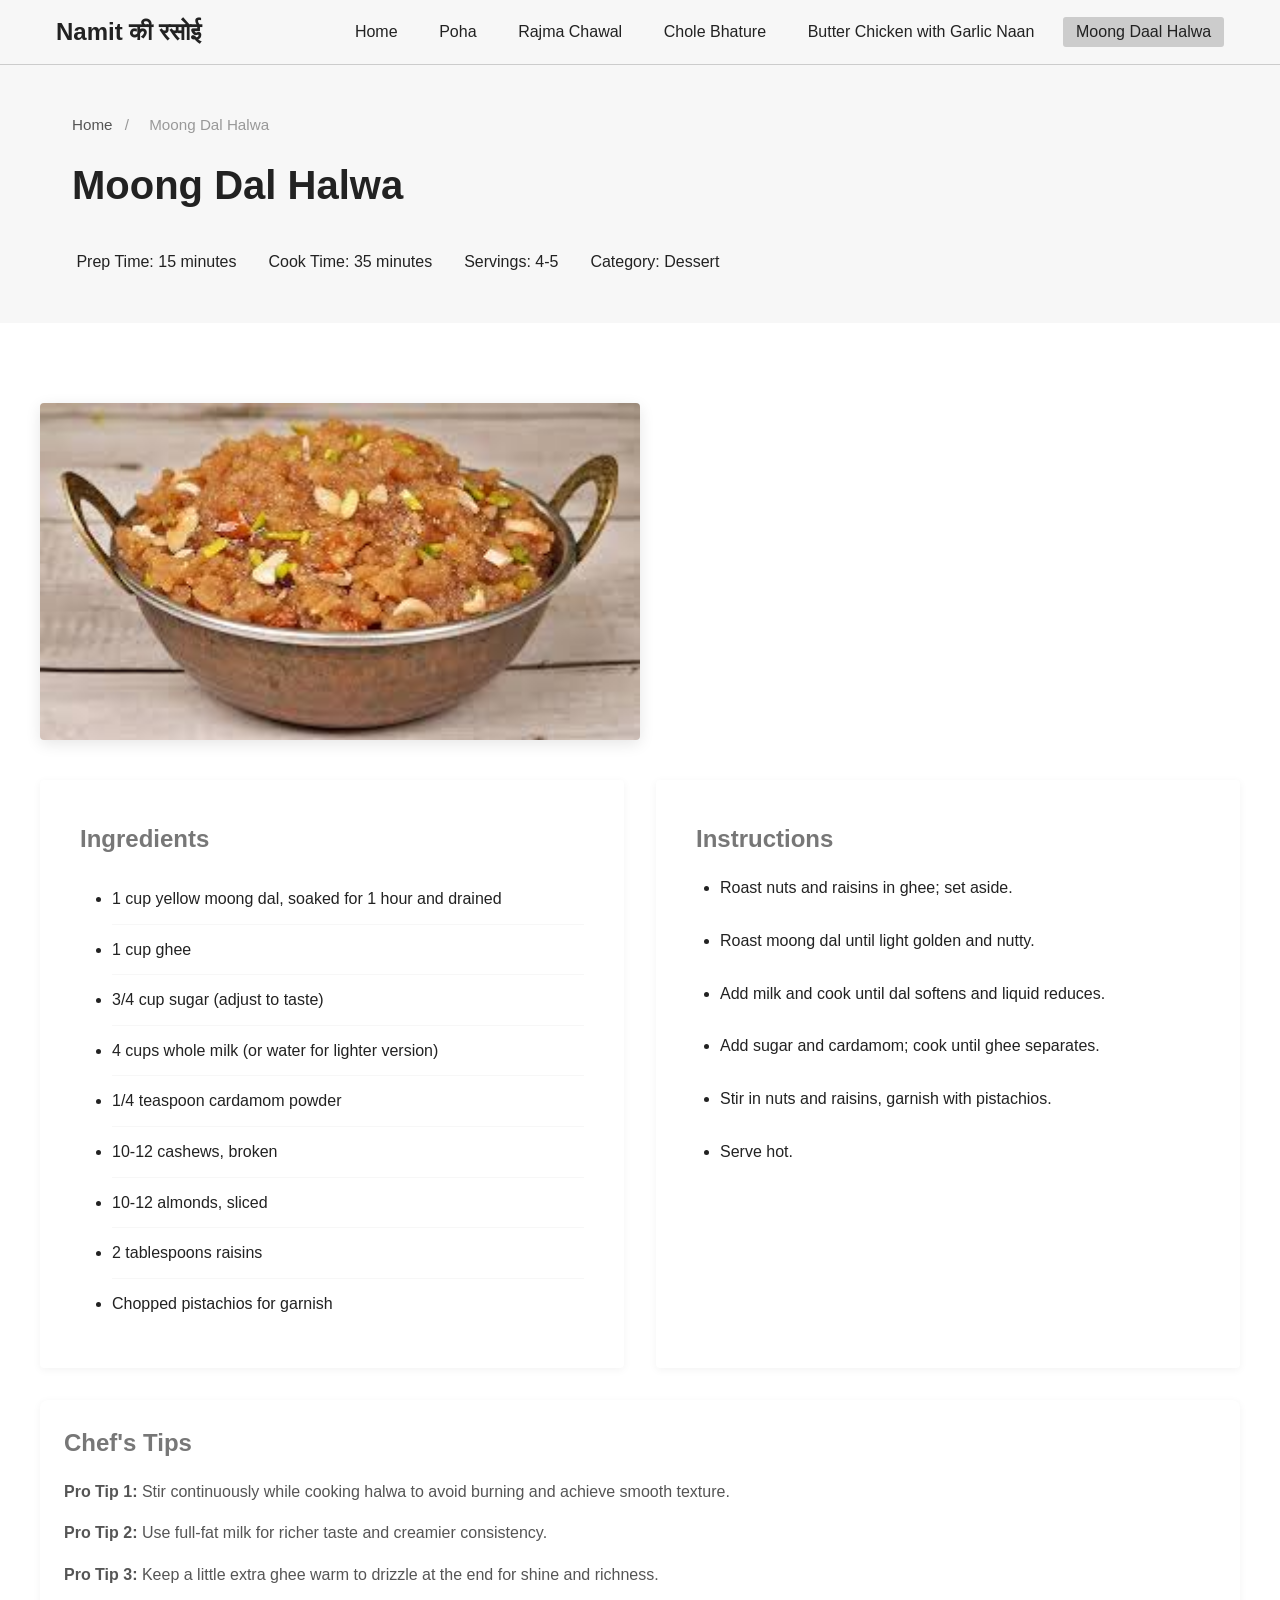
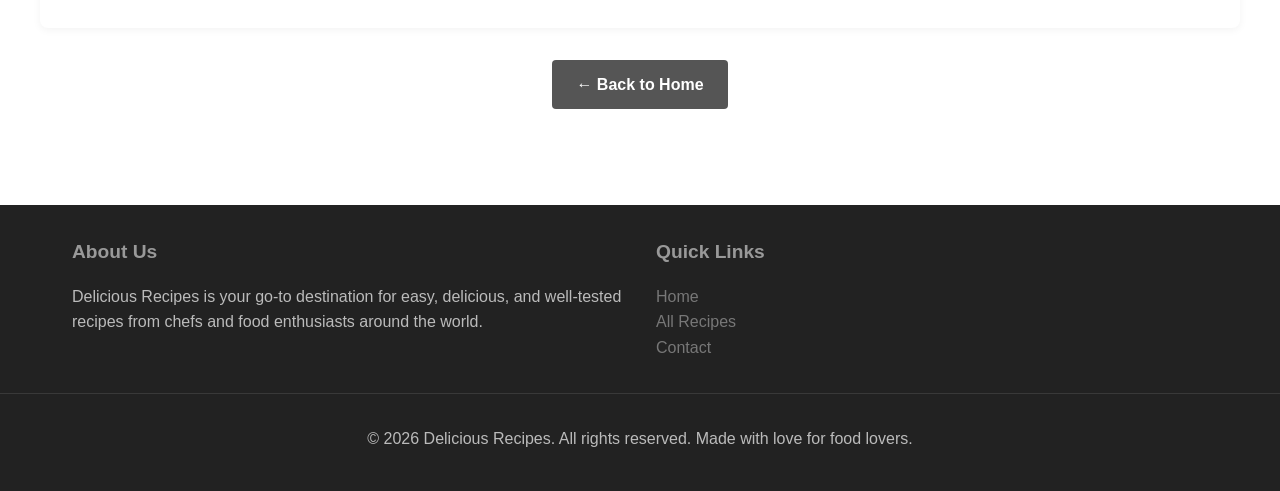
<file: recipe5.html>
<!DOCTYPE html>
<html lang="en">
<head>
  <meta charset="UTF-8">
  <meta name="viewport" content="width=device-width, initial-scale=1.0">
  <title>Moong Dal Halwa - Delicious Recipes</title>
  <link rel="stylesheet" href="css/styles.css">
</head>
<body>
<header>
    <nav>
      <a href="index.html" class="logo">Namit की रसोई </a>
      <input type="checkbox" id="menu-toggle" class="menu-toggle">
      <label for="menu-toggle" class="hamburger">
        <span></span>
        <span></span>
        <span></span>
      </label>
      <ul class="nav-links">
        <li><a href="index.html">Home</a></li>
        <li><a href="recipe1.html">Poha</a></li>
        <li><a href="recipe2.html">Rajma Chawal</a></li>
        <li><a href="recipe3.html">Chole Bhature</a></li>
        <li><a href="recipe4.html">Butter Chicken with Garlic Naan</a></li>
        <li><a href="recipe5.html" class="active">Moong Daal Halwa</a></li>
      </ul>
    </nav>
  </header>


<section class="recipe-header">
    <div class="container">
      <div class="breadcrumb">
        <a href="index.html">Home</a> <span>/</span> <span>Moong Dal Halwa</span>
      </div>
      <div class="recipe-title">
        <h1>Moong Dal Halwa</h1>
      </div>
      <div class="recipe-meta">
        <div class="meta-item"> ️ Prep Time: 15 minutes</div>
        <div class="meta-item"> Cook Time: 35 minutes</div>
        <div class="meta-item"> Servings: 4-5</div>
        <div class="meta-item"> Category: Dessert</div>
      </div>
    </div>
  </section>

<main class="container section">
    <img src="images/moong-dal-halwa.jpg" alt="Moong Dal Halwa" class="recipe-image">

<div class="recipe-content">
<section class="ingredients-section">
        <h3>Ingredients</h3>
        <ul class="ingredients-list">
          <li>1 cup yellow moong dal, soaked for 1 hour and drained</li>
          <li>1 cup ghee</li>
          <li>3/4 cup sugar (adjust to taste)</li>
          <li>4 cups whole milk (or water for lighter version)</li>
          <li>1/4 teaspoon cardamom powder
</li>
          <li>10-12 cashews, broken
</li>
          <li>10-12 almonds, sliced
</li>
          <li>2 tablespoons raisins
</li>
          <li>Chopped pistachios for garnish
</li>
        </ul>
      </section>

<section class="instructions-section">
        <h3>Instructions</h3>
        <ul>
          <li>Roast nuts and raisins in ghee; set aside.</li>
          <li>Roast moong dal until light golden and nutty.</li>
          <li>Add milk and cook until dal softens and liquid reduces.</li>
          <li>Add sugar and cardamom; cook until ghee separates.</li>
          <li>Stir in nuts and raisins, garnish with pistachios.</li>
          <li>Serve hot.</li>
        </ul>
      </section>
    </div>

<section style="background: white; padding: 1.5rem; border-radius: 8px; box-shadow: 0 2px 8px rgba(0, 0, 0, 0.05); margin-bottom: 2rem;">
      <h3>Chef's Tips</h3>
      <p><strong>Pro Tip 1:</strong> Stir continuously while cooking halwa to avoid burning and achieve smooth texture.</p>
      <p><strong>Pro Tip 2:</strong> Use full-fat milk for richer taste and creamier consistency.</p>
      <p><strong>Pro Tip 3:</strong> Keep a little extra ghee warm to drizzle at the end for shine and richness.</p>
    </section>

    <div style="text-align: center;">
      <a href="index.html" class="btn">← Back to Home</a>
    </div>
  </main>

  <footer>
    <div class="container">
      <div>
        <h4>About Us</h4>
        <p>Delicious Recipes is your go-to destination for easy, delicious, and well-tested recipes from chefs and food enthusiasts around the world.</p>
      </div>
      <div>
        <h4>Quick Links</h4>
        <ul style="list-style: none;">
          <li><a href="index.html">Home</a></li>
          <li><a href="recipe1.html">All Recipes</a></li>
          <li><a href="index.html#contact">Contact</a></li>
        </ul>
      </div>

    </div>
    <div class="footer-bottom">
      <p>&copy; 2026 Delicious Recipes. All rights reserved. Made with love for food lovers.</p>
    </div>
  </footer>

</body>
</html>
</file>
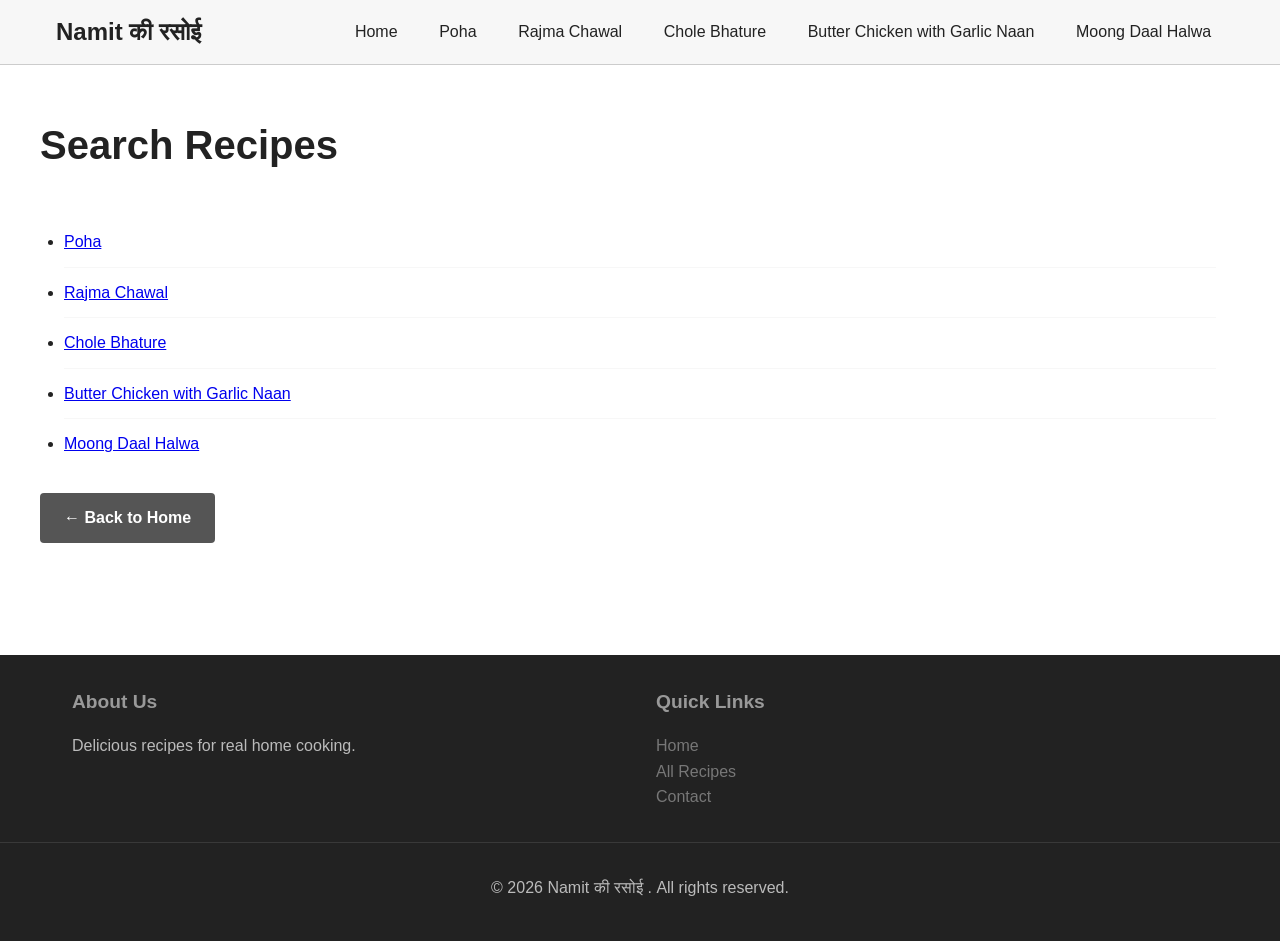
<file: search.html>
<!DOCTYPE html>
<html lang="en">
<head>
  <meta charset="UTF-8">
  <meta name="viewport" content="width=device-width, initial-scale=1.0">
  <title>Search Results - Namit की रसोई</title>
  <link rel="stylesheet" href="css/styles.css">
</head>
<body>
<header>
  <nav>
    <a href="index.html" class="logo">Namit की रसोई</a>
    <input type="checkbox" id="menu-toggle" class="menu-toggle">
    <label for="menu-toggle" class="hamburger">
      <span></span>
      <span></span>
      <span></span>
    </label>
    <ul class="nav-links">
      <li><a href="index.html">Home</a></li>
      <li><a href="recipe1.html">Poha</a></li>
      <li><a href="recipe2.html">Rajma Chawal</a></li>
      <li><a href="recipe3.html">Chole Bhature</a></li>
      <li><a href="recipe4.html">Butter Chicken with Garlic Naan</a></li>
      <li><a href="recipe5.html">Moong Daal Halwa</a></li>
    </ul>
  </nav>
</header>

<main class="container section">
  <h1>Search Recipes</h1>
  
  <ul class="ingredients-list" style="background: white; padding: 1.5rem;">
    <li><a href="recipe1.html">Poha</a></li>
    <li><a href="recipe2.html">Rajma Chawal</a></li>
    <li><a href="recipe3.html">Chole Bhature</a></li>
    <li><a href="recipe4.html">Butter Chicken with Garlic Naan</a></li>
    <li><a href="recipe5.html">Moong Daal Halwa</a></li>
  </ul>

  <p><a href="index.html" class="btn">← Back to Home</a></p>
</main>

<footer>
  <div class="container">
    <div>
      <h4>About Us</h4>
      <p>Delicious recipes for real home cooking.</p>
    </div>
    <div>
      <h4>Quick Links</h4>
      <ul style="list-style: none;">
        <li><a href="index.html">Home</a></li>
        <li><a href="recipe1.html">All Recipes</a></li>
        <li><a href="index.html#contact">Contact</a></li>
      </ul>
    </div>
  </div>
  <div class="footer-bottom">
    <p>&copy; 2026 Namit की रसोई . All rights reserved.</p>
  </div>
</footer>
</body>
</html>
</file>
<file: css/styles.css>
* {
  margin: 0;
  padding: 0;
  box-sizing: border-box;
}

:root {
  --primary-color: #555;
  --secondary-color: #777;
  --accent-color: #999;
  --dark-color: #222;
  --light-color: #f7f7f7;
  --bg-color: #ffffff;
  --border-radius: 4px;
}

html {
  scroll-behavior: smooth;
}

body {
  font-family: 'Segoe UI', Tahoma, Geneva, Verdana, sans-serif;
  line-height: 1.6;
  color: var(--dark-color);
  background-color: var(--bg-color);
}

h1 {
  font-size: 2.5rem;
  font-weight: 700;
  margin-bottom: 1rem;
  color: var(--dark-color);
}

h2 {
  font-size: 1.6rem;
  font-weight: 600;
  margin-bottom: 1rem;
  color: var(--dark-color);
  border-bottom: 1px solid #ccc;
  padding-bottom: 0.4rem;
  display: inline-block;
}

h3 {
  font-size: 1.5rem;
  font-weight: 600;
  margin-bottom: 1rem;
  color: var(--secondary-color);
}

h4 {
  font-size: 1.2rem;
  font-weight: 600;
  color: var(--dark-color);
}

p {
  font-size: 1rem;
  margin-bottom: 1rem;
  color: #555;
}

header {
  background-color: var(--light-color);
  padding: 0.8rem 0;
  border-bottom: 1px solid #ccc;
  position: sticky;
  top: 0;
  z-index: 100;
}

nav {
  display: flex;
  justify-content: space-between;
  align-items: center;
  max-width: 1200px;
  margin: 0 auto;
  padding: 0 1rem;
  position: relative;
}

.logo {
  font-size: 1.5rem;
  font-weight: 600;
  color: var(--dark-color);
  text-decoration: none;
}

.nav-links {
  display: flex;
  list-style: none;
  gap: 1rem;
}

.nav-links a {
  color: var(--dark-color);
  text-decoration: none;
  font-weight: 500;
  padding: 0.4rem 0.8rem;
  border-radius: 3px;
}

.nav-links a:hover {
  background-color: #ddd;
  color: var(--dark-color);
}

.nav-links a.active {
  background-color: #ccc;
  color: var(--dark-color);
}


.menu-toggle {
  display: none;
}

.hamburger {
  display: none;
  flex-direction: column;
  cursor: pointer;
  gap: 5px;
}

.hamburger span {
  width: 25px;
  height: 3px;
  background-color: white;
  border-radius: 3px;
  transition: all 0.3s ease;
}


.menu-toggle:checked ~ .nav-links {
  display: flex;
  position: absolute;
  top: 100%;
  left: 0;
  right: 0;
  flex-direction: column;
  background: #fff;
  padding: 1rem;
  z-index: 99;
}


.menu-toggle:checked ~ .hamburger span:nth-child(1) {
  transform: rotate(45deg) translate(10px, 10px);
}

.menu-toggle:checked ~ .hamburger span:nth-child(2) {
  opacity: 0;
}

.menu-toggle:checked ~ .hamburger span:nth-child(3) {
  transform: rotate(-45deg) translate(7px, -7px);
}

.hero {
  background-color: #fff;
  color: var(--dark-color);
  padding: 2rem 1rem;
  text-align: center;
  box-shadow: 0 1px 3px rgba(0,0,0,0.08);
}

.hero h1 {
  color: var(--dark-color);
  font-size: 2rem;
  margin-bottom: 0.75rem;
}

.hero p {
  color: #555;
  font-size: 1rem;
  max-width: 600px;
  margin: 0 auto;
}

@keyframes fadeInDown {
  from {
    opacity: 0;
    transform: translateY(-30px);
  }
  to {
    opacity: 1;
    transform: translateY(0);
  }
}

@keyframes fadeInUp {
  from {
    opacity: 0;
    transform: translateY(30px);
  }
  to {
    opacity: 1;
    transform: translateY(0);
  }
}

.container {
  max-width: 1200px;
  margin: 0 auto;
  padding: 0 2rem;
}

.section {
  padding: 3rem 0;
}

.recipes-grid {
  display: grid;
  grid-template-columns: repeat(auto-fit, minmax(300px, 1fr));
  gap: 2rem;
  margin-top: 2rem;
}

.recipe-card {
  background: #fff;
  border-radius: 8px;
  overflow: hidden;
  border: 1px solid #ccc;
  transition: none;
  display: flex;
  flex-direction: column;
}

.recipe-card:hover {
  transform: translateY(-4px);
  box-shadow: 0 6px 20px rgba(0, 0, 0, 0.12);
}

.recipe-card-image {
  width: 100%;
  height: 180px;
  object-fit: cover;
  display: block;
  transition: transform 0.3s ease;
}

.recipe-card:hover .recipe-card-image {
  transform: scale(1.03);
}

.btn {
  transition: background-color 0.2s ease, transform 0.2s ease;
}

.btn:hover {
  background-color: #444;
  transform: translateY(-1px);
}

.nav-links a:hover {
  background-color: #e2e2e2;
}

.logo:hover {
  color: #000;
}


.recipe-card-content {
  padding: 1rem;
  flex-grow: 1;
  display: flex;
  flex-direction: column;
}

.recipe-card h3 {
  margin: 0 0 0.5rem 0;
}

.recipe-card p {
  margin: 0.5rem 0;
  font-size: 0.95rem;
}

.recipe-card-footer {
  display: flex;
  justify-content: space-between;
  align-items: center;
  margin-top: 1rem;
  padding-top: 1rem;
  border-top: 1px solid var(--light-color);
}

.difficulty-badge {
  padding: 0.25rem 0.75rem;
  border-radius: 20px;
  font-size: 0.85rem;
  font-weight: 600;
}

.difficulty-easy {
  background-color: #d4edda;
  color: #155724;
}

.difficulty-medium {
  background-color: #fff3cd;
  color: #856404;
}

.difficulty-hard {
  background-color: #f8d7da;
  color: #721c24;
}

.btn {
  background-color: var(--primary-color);
  color: white;
  padding: 0.75rem 1.5rem;
  border: none;
  border-radius: var(--border-radius);
  cursor: pointer;
  font-size: 1rem;
  font-weight: 600;
  text-decoration: none;
  display: inline-block;
  transition: all 0.3s ease;
}

.btn:hover {
  background-color: #ff7f7f;
  transform: none;
  box-shadow: none;
}

.btn-secondary {
  background-color: var(--secondary-color);
}

.btn-secondary:hover {
  background-color: #45b8ad;
}

.recipe-header {
  background-color: var(--light-color);
  padding: 2rem 0;
  margin-bottom: 2rem;
}

.recipe-title {
  display: flex;
  align-items: center;
  gap: 1rem;
  margin-bottom: 1rem;
}

.recipe-meta {
  display: flex;
  gap: 2rem;
  flex-wrap: wrap;
  margin-bottom: 1rem;
}

.meta-item {
  display: flex;
  align-items: center;
  gap: 0.5rem;
  font-weight: 500;
}

.recipe-image {
  width: 100%;
  max-width: 600px;
  height: auto;
  border-radius: var(--border-radius);
  margin-bottom: 2rem;
  box-shadow: 0 4px 15px rgba(0, 0, 0, 0.1);
}

.recipe-content {
  display: grid;
  grid-template-columns: 1fr 1fr;
  gap: 2rem;
  margin-bottom: 2rem;
}

.ingredients-section,
.instructions-section {
  background: white;
  padding: 2.5rem;
  border-radius: var(--border-radius);
  box-shadow: 0 2px 8px rgba(0, 0, 0, 0.05);
}

.instructions-section ul {
  list-style: disc;
  padding-left: 1.5rem;
}

.instructions-section ul li {
  margin-bottom: 1.5rem;
  line-height: 1.8;
}

.ingredients-list {
  list-style: disc;
  margin-top: 1rem;
  padding-left: 2rem;
}

.ingredients-list li {
  padding: 0.75rem 0;
  border-bottom: 1px solid var(--light-color);
  position: relative;
}

.ingredients-list li:last-child {
  border-bottom: none;
}

.instructions-list {
  list-style: none;
  counter-reset: step-counter;
  margin-top: 1rem;
}

.instructions-list li {
  counter-increment: step-counter;
  padding: 1rem;
  margin-bottom: 1rem;
  background-color: var(--light-color);
  border-left: 4px solid var(--primary-color);
  border-radius: 4px;
}

.instructions-list li:before {
  content: "Step " counter(step-counter);
  display: block;
  font-weight: 700;
  color: var(--primary-color);
  margin-bottom: 0.5rem;
}

.intro-section {
  text-align: center;
  padding: 2rem;
  background: white;
  border-radius: var(--border-radius);
  margin-bottom: 3rem;
  box-shadow: 0 2px 8px rgba(0, 0, 0, 0.05);
}

.intro-section p {
  font-size: 1.1rem;
  color: #666;
}

.categories {
  display: flex;
  gap: 1rem;
  margin-bottom: 2rem;
  flex-wrap: wrap;
}

.category-btn {
  padding: 0.75rem 1.5rem;
  background-color: white;
  border: 2px solid var(--primary-color);
  color: var(--primary-color);
  border-radius: 20px;
  cursor: pointer;
  font-weight: 600;
  transition: all 0.3s ease;
}

.category-btn:hover,
.category-btn.active {
  background-color: var(--primary-color);
  color: white;
}

.search-container {
  margin-bottom: 2rem;
  display: flex;
  gap: 1rem;
}

.search-input {
  flex: 1;
  padding: 0.75rem 1rem;
  border: 2px solid var(--light-color);
  border-radius: var(--border-radius);
  font-size: 1rem;
  transition: all 0.3s ease;
}

.search-input:focus {
  outline: none;
  border-color: var(--primary-color);
  box-shadow: 0 0 0 3px rgba(255, 107, 107, 0.1);
}

footer {
  background-color: var(--dark-color);
  color: white;
  padding: 2rem 0;
  margin-top: 3rem;
}

footer .container {
  display: grid;
  grid-template-columns: repeat(auto-fit, minmax(250px, 1fr));
  gap: 2rem;
}

footer h4 {
  color: var(--accent-color);
  margin-bottom: 1rem;
}
ns */

.page-title {
  color: var(--primary-color);
  margin-top: 1.5rem;
  font-family: 'Segoe UI', Tahoma, Geneva, Verdana, sans-serif;
  letter-spacing: 0.03em;
}

.detail-card {
  display: flex;
  flex-direction: column;
  background: linear-gradient(145deg, #ffffff, #f8f9fa);
  color: var(--dark-color);
  border: 1px solid #ddd;
  border-radius: var(--border-radius);
  margin: 1rem 0;
  padding: 1rem;
  gap: 1rem;
}

@media (max-width: 800px) {
  .recipe-content {
    grid-template-columns: 1fr;
  }

  .nav-links {
    gap: 1rem;
  }

  .categories {
    flex-wrap: wrap;
    justify-content: center;
  }
}

@media (max-width: 500px) {
  .btn,
  .category-btn {
    width: 100%;
    text-align: center;
  }
}

a:hover,
.btn:hover,
.category-btn:hover {
  transform: translateY(-2px);
  transition: all 0.2s ease;
}


footer p {
  color: #bbb;
  margin-bottom: 0.5rem;
}

footer a {
  color: var(--secondary-color);
  text-decoration: none;
  transition: color 0.3s ease;
}

footer a:hover {
  color: var(--accent-color);
}

.footer-bottom {
  text-align: center;
  padding-top: 2rem;
  border-top: 1px solid rgba(255, 255, 255, 0.1);
  margin-top: 2rem;
}

.breadcrumb {
  padding: 1rem 0;
  font-size: 0.95rem;
}

.breadcrumb a {
  color: var(--primary-color);
  text-decoration: none;
  transition: color 0.3s ease;
}

.breadcrumb a:hover {
  color: var(--secondary-color);
}

.breadcrumb span {
  margin: 0 0.5rem;
  color: #999;
}

@media (max-width: 768px) {
  h1 {
    font-size: 2rem;
  }

  h2 {
    font-size: 1.5rem;
  }

  .hero {
    padding: 3rem 1rem;
    min-height: 350px;
  }

  .hero h1 {
    font-size: 2rem;
  }

  .hero p {
    font-size: 1.1rem;
  }

  nav {
    padding: 0 1rem;
  }

  .nav-links {
    gap: 1rem;
  }

  .nav-links a {
    padding: 0.5rem 0.75rem;
    font-size: 0.95rem;
  }

  .recipes-grid {
    grid-template-columns: repeat(auto-fit, minmax(250px, 1fr));
    gap: 1.5rem;
  }

  .recipe-content {
    grid-template-columns: 1fr;
  }

  .recipe-meta {
    gap: 1rem;
  }

  .meta-item {
    font-size: 0.95rem;
  }

  .recipe-card-image {
    height: 200px;
  }

  footer .container {
    grid-template-columns: 1fr;
  }

  .search-container {
    flex-direction: column;
  }
}

@media (max-width: 480px) {
  h1 {
    font-size: 1.5rem;
  }

  h2 {
    font-size: 1.3rem;
  }

  h3 {
    font-size: 1.1rem;
  }

  .hero {
    padding: 2rem 1rem;
    min-height: 280px;
  }

  .hero h1 {
    font-size: 1.5rem;
  }

  .hero p {
    font-size: 0.95rem;
  }

  nav {
    flex-direction: row;
    gap: 1rem;
    position: relative;
  }

  .logo {
    font-size: 1.5rem;
  }

  .nav-links {
    display: none;
    flex-direction: column;
    gap: 0.5rem;
    width: 100%;
  }

  .nav-links a {
    padding: 0.75rem 1rem;
    display: block;
    white-space: nowrap;
  }

  .hamburger {
    display: flex;
  }

  .recipes-grid {
    grid-template-columns: 1fr;
    gap: 1rem;
  }

  .recipe-card-image {
    height: 180px;
  }

  .recipe-content {
    gap: 1rem;
  }

  .ingredients-section,
  .instructions-section {
    padding: 1.5rem;
  }

  .search-container {
    flex-direction: column;
  }

  .categories {
    flex-direction: column;
  }

  .category-btn {
    width: 100%;
  }
}

@media (max-width: 480px) {
  body {
    font-size: 0.95rem;
  }

  nav {
    padding: 0 0.75rem;
  }

  .recipe-card {
    border: 1px solid #ddd;
  }

  .recipe-card-image {
    height: 160px;
  }

  .btn {
    width: 100%;
    text-align: center;
    padding: 0.8rem;
  }

  .meta-item {
    flex-direction: column;
    align-items: flex-start;
    gap: 0.3rem;
  }

  .recipe-write,.recipe-meta {
    flex-wrap: wrap;
  }
}

@keyframes slideIn {
  from {
    opacity: 0;
    transform: translateX(-40px);
  }
  to {
    opacity: 1;
    transform: translateX(0);
  }
}

@keyframes scaleIn {
  from {
    opacity: 0;
    transform: scale(0.95);
  }
  to {
    opacity: 1;
    transform: scale(1);
  }
}

.recipe-card {
  animation: scaleIn 0.5s ease;
}

.recipe-content section {
  animation: slideIn 0.6s ease;
}

@media print {
  header,
  footer,
  .breadcrumb {
    display: none;
  }

  body {
    background-color: white;
  }

  .recipe-card,
  .ingredients-section,
  .instructions-section {
    box-shadow: none;
    border: 1px solid #ddd;
  }
}
</file>
